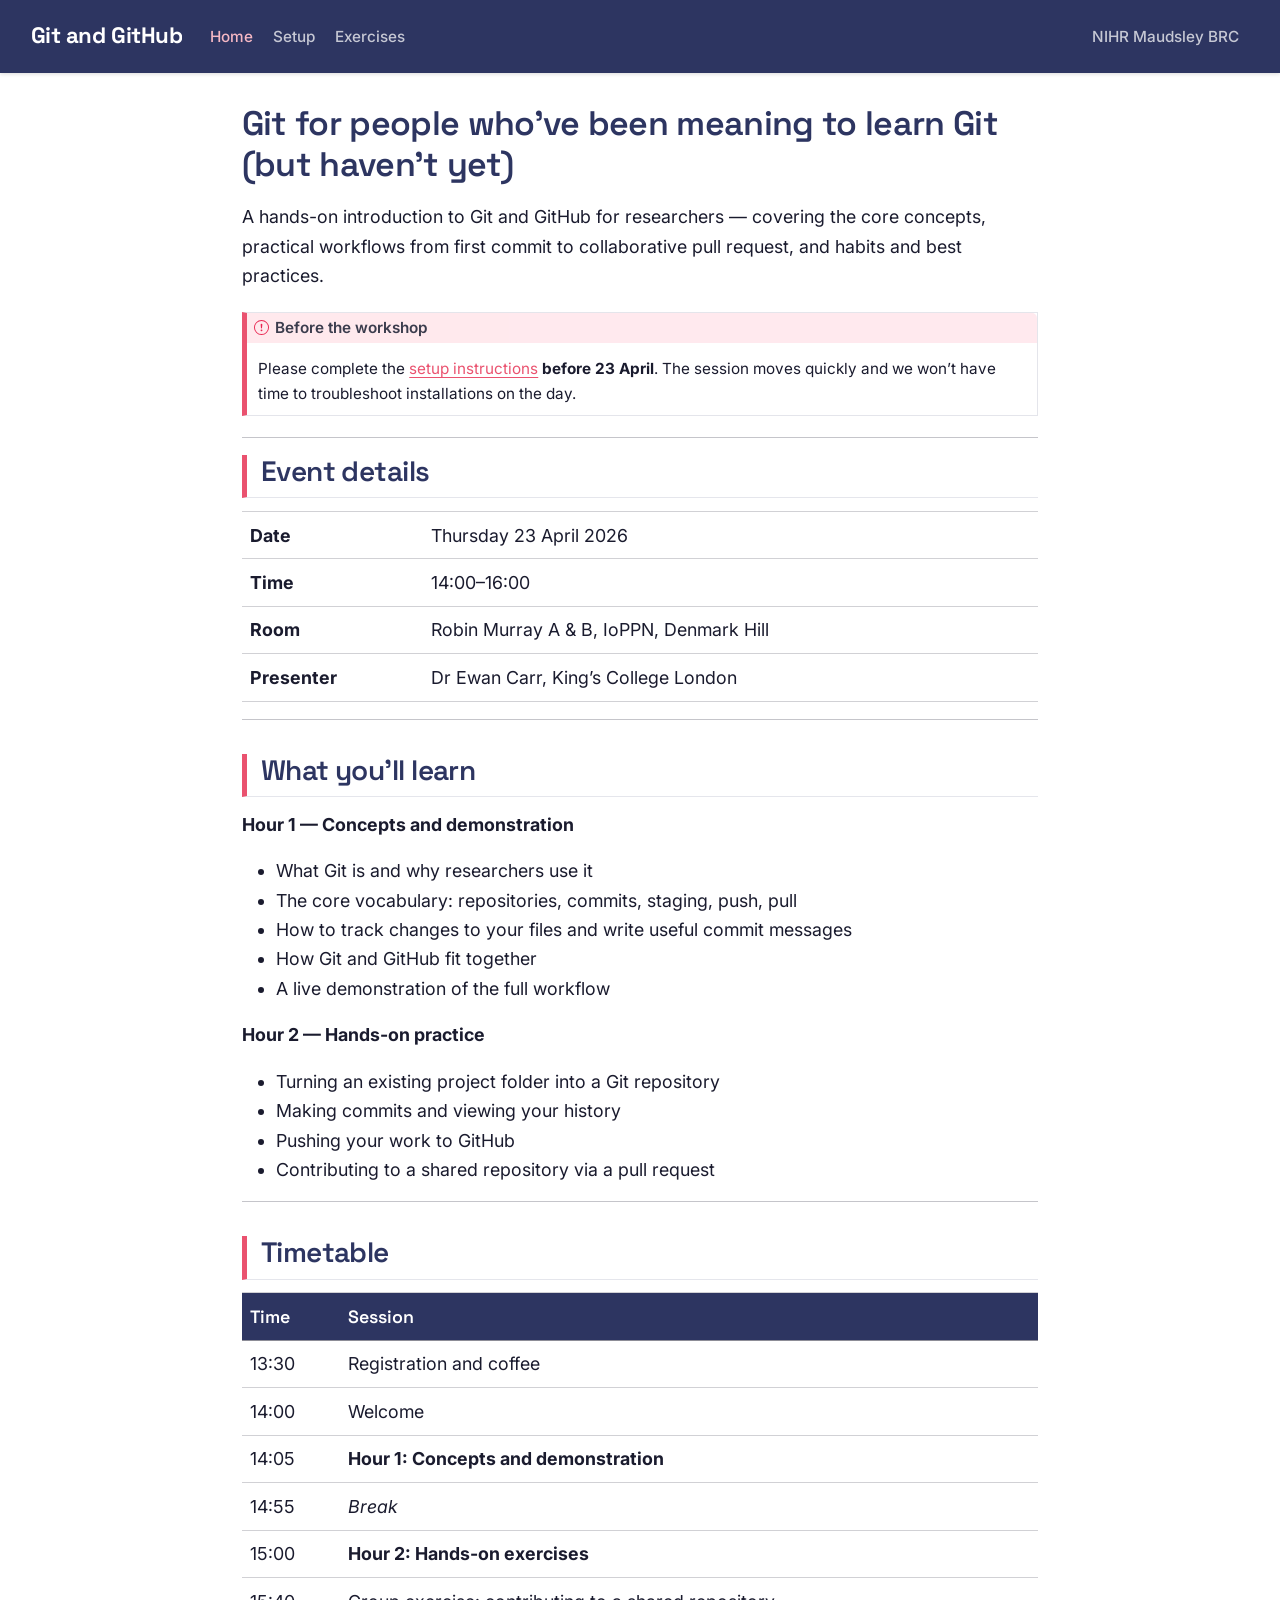
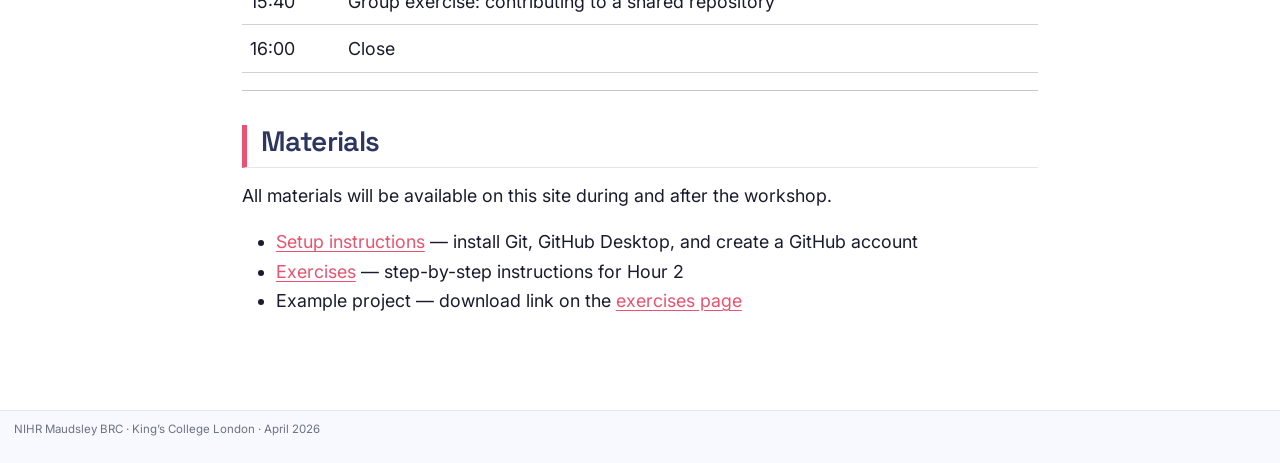
<file: index.html>
<!DOCTYPE html>
<html xmlns="http://www.w3.org/1999/xhtml" lang="en" xml:lang="en"><head>

<meta charset="utf-8">
<meta name="generator" content="quarto-1.9.37">

<meta name="viewport" content="width=device-width, initial-scale=1.0, user-scalable=yes">


<title>Git for people who’ve been meaning to learn Git (but haven’t yet) – Git and GitHub</title>
<style>
/* Default styles provided by pandoc.
** See https://pandoc.org/MANUAL.html#variables-for-html for config info.
*/
code{white-space: pre-wrap;}
span.smallcaps{font-variant: small-caps;}
div.columns{display: flex; gap: min(4vw, 1.5em);}
div.column{flex: auto; overflow-x: auto;}
div.hanging-indent{margin-left: 1.5em; text-indent: -1.5em;}
ul.task-list{list-style: none;}
ul.task-list li input[type="checkbox"] {
  width: 0.8em;
  margin: 0 0.8em 0.2em -1em; /* quarto-specific, see https://github.com/quarto-dev/quarto-cli/issues/4556 */ 
  vertical-align: middle;
}
</style>


<script src="site_libs/quarto-nav/quarto-nav.js"></script>
<script src="site_libs/quarto-nav/headroom.min.js"></script>
<script src="site_libs/clipboard/clipboard.min.js"></script>
<script src="site_libs/quarto-search/autocomplete.umd.js"></script>
<script src="site_libs/quarto-search/fuse.min.js"></script>
<script src="site_libs/quarto-search/quarto-search.js"></script>
<meta name="quarto:offset" content="./">
<script src="site_libs/quarto-html/quarto.js" type="module"></script>
<script src="site_libs/quarto-html/tabsets/tabsets.js" type="module"></script>
<script src="site_libs/quarto-html/popper.min.js"></script>
<script src="site_libs/quarto-html/tippy.umd.min.js"></script>
<script src="site_libs/quarto-html/anchor.min.js"></script>
<link href="site_libs/quarto-html/tippy.css" rel="stylesheet">
<link href="site_libs/quarto-html/quarto-syntax-highlighting-7fde21fbbed941212ff23fc867eda995.css" rel="stylesheet" id="quarto-text-highlighting-styles">
<script src="site_libs/bootstrap/bootstrap.min.js"></script>
<link href="site_libs/bootstrap/bootstrap-icons.css" rel="stylesheet">
<link href="site_libs/bootstrap/bootstrap-53d6c29dcf2f79cc6dfaacf0dc2dd3c2.min.css" rel="stylesheet" append-hash="true" id="quarto-bootstrap" data-mode="light">
<script id="quarto-search-options" type="application/json">{
  "location": "navbar",
  "copy-button": false,
  "collapse-after": 3,
  "panel-placement": "end",
  "type": "overlay",
  "limit": 50,
  "keyboard-shortcut": [
    "f",
    "/",
    "s"
  ],
  "show-item-context": false,
  "language": {
    "search-no-results-text": "No results",
    "search-matching-documents-text": "matching documents",
    "search-copy-link-title": "Copy link to search",
    "search-hide-matches-text": "Hide additional matches",
    "search-more-match-text": "more match in this document",
    "search-more-matches-text": "more matches in this document",
    "search-clear-button-title": "Clear",
    "search-text-placeholder": "",
    "search-detached-cancel-button-title": "Cancel",
    "search-submit-button-title": "Submit",
    "search-label": "Search"
  }
}</script>


</head>

<body class="nav-fixed fullcontent quarto-light">

<div id="quarto-search-results"></div>
  <header id="quarto-header" class="headroom fixed-top">
    <nav class="navbar navbar-expand-lg " data-bs-theme="dark">
      <div class="navbar-container container-fluid">
      <div class="navbar-brand-container mx-auto">
    <a class="navbar-brand" href="./index.html">
    <span class="navbar-title">Git and GitHub</span>
    </a>
  </div>
          <button class="navbar-toggler" type="button" data-bs-toggle="collapse" data-bs-target="#navbarCollapse" aria-controls="navbarCollapse" role="menu" aria-expanded="false" aria-label="Toggle navigation" onclick="if (window.quartoToggleHeadroom) { window.quartoToggleHeadroom(); }">
  <span class="navbar-toggler-icon"></span>
</button>
          <div class="collapse navbar-collapse" id="navbarCollapse">
            <ul class="navbar-nav navbar-nav-scroll me-auto">
  <li class="nav-item">
    <a class="nav-link active" href="./index.html" aria-current="page"> 
<span class="menu-text">Home</span></a>
  </li>  
  <li class="nav-item">
    <a class="nav-link" href="./setup.html"> 
<span class="menu-text">Setup</span></a>
  </li>  
  <li class="nav-item">
    <a class="nav-link" href="./exercises.html"> 
<span class="menu-text">Exercises</span></a>
  </li>  
</ul>
            <ul class="navbar-nav navbar-nav-scroll ms-auto">
  <li class="nav-item">
    <a class="nav-link" href="https://www.maudsleybrc.nihr.ac.uk"> 
<span class="menu-text">NIHR Maudsley BRC</span></a>
  </li>  
</ul>
          </div> <!-- /navcollapse -->
            <div class="quarto-navbar-tools">
</div>
      </div> <!-- /container-fluid -->
    </nav>
</header>
<!-- content -->
<div id="quarto-content" class="quarto-container page-columns page-rows-contents page-layout-article page-navbar">
<!-- sidebar -->
<!-- margin-sidebar -->
    
<!-- main -->
<main class="content" id="quarto-document-content">

<header id="title-block-header" class="quarto-title-block default">
<div class="quarto-title">
<h1 class="title">Git for people who’ve been meaning to learn Git (but haven’t yet)</h1>
</div>



<div class="quarto-title-meta">

    
  
    
  </div>
  


</header>


<p>A hands-on introduction to Git and GitHub for researchers — covering the core concepts, practical workflows from first commit to collaborative pull request, and habits and best practices.</p>
<div class="callout callout-style-default callout-important callout-titled">
<div class="callout-header d-flex align-content-center">
<div class="callout-icon-container">
<i class="callout-icon"></i>
</div>
<div class="callout-title-container flex-fill">
<span class="screen-reader-only">Important</span>Before the workshop
</div>
</div>
<div class="callout-body-container callout-body">
<p>Please complete the <a href="./setup.html">setup instructions</a> <strong>before 23 April</strong>. The session moves quickly and we won’t have time to troubleshoot installations on the day.</p>
</div>
</div>
<hr>
<section id="event-details" class="level2">
<h2 class="anchored" data-anchor-id="event-details">Event details</h2>
<table class="caption-top table">
<tbody>
<tr class="odd">
<td><strong>Date</strong></td>
<td>Thursday 23 April 2026</td>
</tr>
<tr class="even">
<td><strong>Time</strong></td>
<td>14:00–16:00</td>
</tr>
<tr class="odd">
<td><strong>Room</strong></td>
<td>Robin Murray A &amp; B, IoPPN, Denmark Hill</td>
</tr>
<tr class="even">
<td><strong>Presenter</strong></td>
<td>Dr Ewan Carr, King’s College London</td>
</tr>
</tbody>
</table>
<hr>
</section>
<section id="what-youll-learn" class="level2">
<h2 class="anchored" data-anchor-id="what-youll-learn">What you’ll learn</h2>
<p><strong>Hour 1 — Concepts and demonstration</strong></p>
<ul>
<li>What Git is and why researchers use it</li>
<li>The core vocabulary: repositories, commits, staging, push, pull</li>
<li>How to track changes to your files and write useful commit messages</li>
<li>How Git and GitHub fit together</li>
<li>A live demonstration of the full workflow</li>
</ul>
<p><strong>Hour 2 — Hands-on practice</strong></p>
<ul>
<li>Turning an existing project folder into a Git repository</li>
<li>Making commits and viewing your history</li>
<li>Pushing your work to GitHub</li>
<li>Contributing to a shared repository via a pull request</li>
</ul>
<hr>
</section>
<section id="timetable" class="level2">
<h2 class="anchored" data-anchor-id="timetable">Timetable</h2>
<table class="caption-top table">
<thead>
<tr class="header">
<th>Time</th>
<th>Session</th>
</tr>
</thead>
<tbody>
<tr class="odd">
<td>13:30</td>
<td>Registration and coffee</td>
</tr>
<tr class="even">
<td>14:00</td>
<td>Welcome</td>
</tr>
<tr class="odd">
<td>14:05</td>
<td><strong>Hour 1: Concepts and demonstration</strong></td>
</tr>
<tr class="even">
<td>14:55</td>
<td><em>Break</em></td>
</tr>
<tr class="odd">
<td>15:00</td>
<td><strong>Hour 2: Hands-on exercises</strong></td>
</tr>
<tr class="even">
<td>15:40</td>
<td>Group exercise: contributing to a shared repository</td>
</tr>
<tr class="odd">
<td>16:00</td>
<td>Close</td>
</tr>
</tbody>
</table>
<hr>
</section>
<section id="materials" class="level2">
<h2 class="anchored" data-anchor-id="materials">Materials</h2>
<p>All materials will be available on this site during and after the workshop.</p>
<ul>
<li><a href="./setup.html">Setup instructions</a> — install Git, GitHub Desktop, and create a GitHub account</li>
<li><a href="./exercises.html">Exercises</a> — step-by-step instructions for Hour 2</li>
<li>Example project — download link on the <a href="./exercises.html">exercises page</a></li>
</ul>


</section>

</main> <!-- /main -->
<script id="quarto-html-after-body" type="application/javascript">
  window.document.addEventListener("DOMContentLoaded", function (event) {
    const icon = "";
    const anchorJS = new window.AnchorJS();
    anchorJS.options = {
      placement: 'right',
      icon: icon
    };
    anchorJS.add('.anchored');
    const isCodeAnnotation = (el) => {
      for (const clz of el.classList) {
        if (clz.startsWith('code-annotation-')) {                     
          return true;
        }
      }
      return false;
    }
    const onCopySuccess = function(e) {
      // button target
      const button = e.trigger;
      // don't keep focus
      button.blur();
      // flash "checked"
      button.classList.add('code-copy-button-checked');
      var currentTitle = button.getAttribute("title");
      button.setAttribute("title", "Copied!");
      let tooltip;
      if (window.bootstrap) {
        button.setAttribute("data-bs-toggle", "tooltip");
        button.setAttribute("data-bs-placement", "left");
        button.setAttribute("data-bs-title", "Copied!");
        tooltip = new bootstrap.Tooltip(button, 
          { trigger: "manual", 
            customClass: "code-copy-button-tooltip",
            offset: [0, -8]});
        tooltip.show();    
      }
      setTimeout(function() {
        if (tooltip) {
          tooltip.hide();
          button.removeAttribute("data-bs-title");
          button.removeAttribute("data-bs-toggle");
          button.removeAttribute("data-bs-placement");
        }
        button.setAttribute("title", currentTitle);
        button.classList.remove('code-copy-button-checked');
      }, 1000);
      // clear code selection
      e.clearSelection();
    }
    const getTextToCopy = function(trigger) {
      const outerScaffold = trigger.parentElement.cloneNode(true);
      const codeEl = outerScaffold.querySelector('code');
      for (const childEl of codeEl.children) {
        if (isCodeAnnotation(childEl)) {
          childEl.remove();
        }
      }
      return codeEl.innerText;
    }
    const clipboard = new window.ClipboardJS('.code-copy-button:not([data-in-quarto-modal])', {
      text: getTextToCopy
    });
    clipboard.on('success', onCopySuccess);
    if (window.document.getElementById('quarto-embedded-source-code-modal')) {
      const clipboardModal = new window.ClipboardJS('.code-copy-button[data-in-quarto-modal]', {
        text: getTextToCopy,
        container: window.document.getElementById('quarto-embedded-source-code-modal')
      });
      clipboardModal.on('success', onCopySuccess);
    }
      var localhostRegex = new RegExp(/^(?:http|https):\/\/localhost\:?[0-9]*\//);
      var mailtoRegex = new RegExp(/^mailto:/);
        var filterRegex = new RegExp("https:\/\/ewancarr\.github\.io\/brc-git-workshop-2026\/");
      var isInternal = (href) => {
          return filterRegex.test(href) || localhostRegex.test(href) || mailtoRegex.test(href);
      }
      // Inspect non-navigation links and adorn them if external
     var links = window.document.querySelectorAll('a[href]:not(.nav-link):not(.navbar-brand):not(.toc-action):not(.sidebar-link):not(.sidebar-item-toggle):not(.pagination-link):not(.no-external):not([aria-hidden]):not(.dropdown-item):not(.quarto-navigation-tool):not(.about-link)');
      for (var i=0; i<links.length; i++) {
        const link = links[i];
        if (!isInternal(link.href)) {
          // undo the damage that might have been done by quarto-nav.js in the case of
          // links that we want to consider external
          if (link.dataset.originalHref !== undefined) {
            link.href = link.dataset.originalHref;
          }
        }
      }
    function tippyHover(el, contentFn, onTriggerFn, onUntriggerFn) {
      const config = {
        allowHTML: true,
        maxWidth: 500,
        delay: 100,
        arrow: false,
        appendTo: function(el) {
            return el.parentElement;
        },
        interactive: true,
        interactiveBorder: 10,
        theme: 'quarto',
        placement: 'bottom-start',
      };
      if (contentFn) {
        config.content = contentFn;
      }
      if (onTriggerFn) {
        config.onTrigger = onTriggerFn;
      }
      if (onUntriggerFn) {
        config.onUntrigger = onUntriggerFn;
      }
      window.tippy(el, config); 
    }
    const noterefs = window.document.querySelectorAll('a[role="doc-noteref"]');
    for (var i=0; i<noterefs.length; i++) {
      const ref = noterefs[i];
      tippyHover(ref, function() {
        // use id or data attribute instead here
        let href = ref.getAttribute('data-footnote-href') || ref.getAttribute('href');
        try { href = new URL(href).hash; } catch {}
        const id = href.replace(/^#\/?/, "");
        const note = window.document.getElementById(id);
        if (note) {
          return note.innerHTML;
        } else {
          return "";
        }
      });
    }
    const xrefs = window.document.querySelectorAll('a.quarto-xref');
    const processXRef = (id, note) => {
      // Strip column container classes
      const stripColumnClz = (el) => {
        el.classList.remove("page-full", "page-columns");
        if (el.children) {
          for (const child of el.children) {
            stripColumnClz(child);
          }
        }
      }
      stripColumnClz(note)
      if (id === null || id.startsWith('sec-')) {
        // Special case sections, only their first couple elements
        const container = document.createElement("div");
        if (note.children && note.children.length > 2) {
          container.appendChild(note.children[0].cloneNode(true));
          for (let i = 1; i < note.children.length; i++) {
            const child = note.children[i];
            if (child.tagName === "P" && child.innerText === "") {
              continue;
            } else {
              container.appendChild(child.cloneNode(true));
              break;
            }
          }
          if (window.Quarto?.typesetMath) {
            window.Quarto.typesetMath(container);
          }
          return container.innerHTML
        } else {
          if (window.Quarto?.typesetMath) {
            window.Quarto.typesetMath(note);
          }
          return note.innerHTML;
        }
      } else {
        // Remove any anchor links if they are present
        const anchorLink = note.querySelector('a.anchorjs-link');
        if (anchorLink) {
          anchorLink.remove();
        }
        if (window.Quarto?.typesetMath) {
          window.Quarto.typesetMath(note);
        }
        if (note.classList.contains("callout")) {
          return note.outerHTML;
        } else {
          return note.innerHTML;
        }
      }
    }
    for (var i=0; i<xrefs.length; i++) {
      const xref = xrefs[i];
      tippyHover(xref, undefined, function(instance) {
        instance.disable();
        let url = xref.getAttribute('href');
        let hash = undefined; 
        if (url.startsWith('#')) {
          hash = url;
        } else {
          try { hash = new URL(url).hash; } catch {}
        }
        if (hash) {
          const id = hash.replace(/^#\/?/, "");
          const note = window.document.getElementById(id);
          if (note !== null) {
            try {
              const html = processXRef(id, note.cloneNode(true));
              instance.setContent(html);
            } finally {
              instance.enable();
              instance.show();
            }
          } else {
            // See if we can fetch this
            fetch(url.split('#')[0])
            .then(res => res.text())
            .then(html => {
              const parser = new DOMParser();
              const htmlDoc = parser.parseFromString(html, "text/html");
              const note = htmlDoc.getElementById(id);
              if (note !== null) {
                const html = processXRef(id, note);
                instance.setContent(html);
              } 
            }).finally(() => {
              instance.enable();
              instance.show();
            });
          }
        } else {
          // See if we can fetch a full url (with no hash to target)
          // This is a special case and we should probably do some content thinning / targeting
          fetch(url)
          .then(res => res.text())
          .then(html => {
            const parser = new DOMParser();
            const htmlDoc = parser.parseFromString(html, "text/html");
            const note = htmlDoc.querySelector('main.content');
            if (note !== null) {
              // This should only happen for chapter cross references
              // (since there is no id in the URL)
              // remove the first header
              if (note.children.length > 0 && note.children[0].tagName === "HEADER") {
                note.children[0].remove();
              }
              const html = processXRef(null, note);
              instance.setContent(html);
            } 
          }).finally(() => {
            instance.enable();
            instance.show();
          });
        }
      }, function(instance) {
      });
    }
        let selectedAnnoteEl;
        const selectorForAnnotation = ( cell, annotation) => {
          let cellAttr = 'data-code-cell="' + cell + '"';
          let lineAttr = 'data-code-annotation="' +  annotation + '"';
          const selector = 'span[' + cellAttr + '][' + lineAttr + ']';
          return selector;
        }
        const selectCodeLines = (annoteEl) => {
          const doc = window.document;
          const targetCell = annoteEl.getAttribute("data-target-cell");
          const targetAnnotation = annoteEl.getAttribute("data-target-annotation");
          const annoteSpan = window.document.querySelector(selectorForAnnotation(targetCell, targetAnnotation));
          const lines = annoteSpan.getAttribute("data-code-lines").split(",");
          const lineIds = lines.map((line) => {
            return targetCell + "-" + line;
          })
          let top = null;
          let height = null;
          let parent = null;
          if (lineIds.length > 0) {
              //compute the position of the single el (top and bottom and make a div)
              const el = window.document.getElementById(lineIds[0]);
              top = el.offsetTop;
              height = el.offsetHeight;
              parent = el.parentElement.parentElement;
            if (lineIds.length > 1) {
              const lastEl = window.document.getElementById(lineIds[lineIds.length - 1]);
              const bottom = lastEl.offsetTop + lastEl.offsetHeight;
              height = bottom - top;
            }
            if (top !== null && height !== null && parent !== null) {
              // cook up a div (if necessary) and position it 
              let div = window.document.getElementById("code-annotation-line-highlight");
              if (div === null) {
                div = window.document.createElement("div");
                div.setAttribute("id", "code-annotation-line-highlight");
                div.style.position = 'absolute';
                parent.appendChild(div);
              }
              div.style.top = top - 2 + "px";
              div.style.height = height + 4 + "px";
              div.style.left = 0;
              let gutterDiv = window.document.getElementById("code-annotation-line-highlight-gutter");
              if (gutterDiv === null) {
                gutterDiv = window.document.createElement("div");
                gutterDiv.setAttribute("id", "code-annotation-line-highlight-gutter");
                gutterDiv.style.position = 'absolute';
                const codeCell = window.document.getElementById(targetCell);
                const gutter = codeCell.querySelector('.code-annotation-gutter');
                gutter.appendChild(gutterDiv);
              }
              gutterDiv.style.top = top - 2 + "px";
              gutterDiv.style.height = height + 4 + "px";
            }
            selectedAnnoteEl = annoteEl;
          }
        };
        const unselectCodeLines = () => {
          const elementsIds = ["code-annotation-line-highlight", "code-annotation-line-highlight-gutter"];
          elementsIds.forEach((elId) => {
            const div = window.document.getElementById(elId);
            if (div) {
              div.remove();
            }
          });
          selectedAnnoteEl = undefined;
        };
          // Handle positioning of the toggle
      window.addEventListener(
        "resize",
        throttle(() => {
          elRect = undefined;
          if (selectedAnnoteEl) {
            selectCodeLines(selectedAnnoteEl);
          }
        }, 10)
      );
      function throttle(fn, ms) {
      let throttle = false;
      let timer;
        return (...args) => {
          if(!throttle) { // first call gets through
              fn.apply(this, args);
              throttle = true;
          } else { // all the others get throttled
              if(timer) clearTimeout(timer); // cancel #2
              timer = setTimeout(() => {
                fn.apply(this, args);
                timer = throttle = false;
              }, ms);
          }
        };
      }
        // Attach click handler to the DT
        const annoteDls = window.document.querySelectorAll('dt[data-target-cell]');
        for (const annoteDlNode of annoteDls) {
          annoteDlNode.addEventListener('click', (event) => {
            const clickedEl = event.target;
            if (clickedEl !== selectedAnnoteEl) {
              unselectCodeLines();
              const activeEl = window.document.querySelector('dt[data-target-cell].code-annotation-active');
              if (activeEl) {
                activeEl.classList.remove('code-annotation-active');
              }
              selectCodeLines(clickedEl);
              clickedEl.classList.add('code-annotation-active');
            } else {
              // Unselect the line
              unselectCodeLines();
              clickedEl.classList.remove('code-annotation-active');
            }
          });
        }
    const findCites = (el) => {
      const parentEl = el.parentElement;
      if (parentEl) {
        const cites = parentEl.dataset.cites;
        if (cites) {
          return {
            el,
            cites: cites.split(' ')
          };
        } else {
          return findCites(el.parentElement)
        }
      } else {
        return undefined;
      }
    };
    var bibliorefs = window.document.querySelectorAll('a[role="doc-biblioref"]');
    for (var i=0; i<bibliorefs.length; i++) {
      const ref = bibliorefs[i];
      const citeInfo = findCites(ref);
      if (citeInfo) {
        tippyHover(citeInfo.el, function() {
          var popup = window.document.createElement('div');
          citeInfo.cites.forEach(function(cite) {
            var citeDiv = window.document.createElement('div');
            citeDiv.classList.add('hanging-indent');
            citeDiv.classList.add('csl-entry');
            var biblioDiv = window.document.getElementById('ref-' + cite);
            if (biblioDiv) {
              citeDiv.innerHTML = biblioDiv.innerHTML;
            }
            popup.appendChild(citeDiv);
          });
          return popup.innerHTML;
        });
      }
    }
  });
  </script>
</div> <!-- /content -->
<footer class="footer">
  <div class="nav-footer">
    <div class="nav-footer-left">
<p>NIHR Maudsley BRC · King’s College London · April 2026</p>
</div>   
    <div class="nav-footer-center">
      &nbsp;
    </div>
    <div class="nav-footer-right">
      &nbsp;
    </div>
  </div>
</footer>




</body></html>
</file>
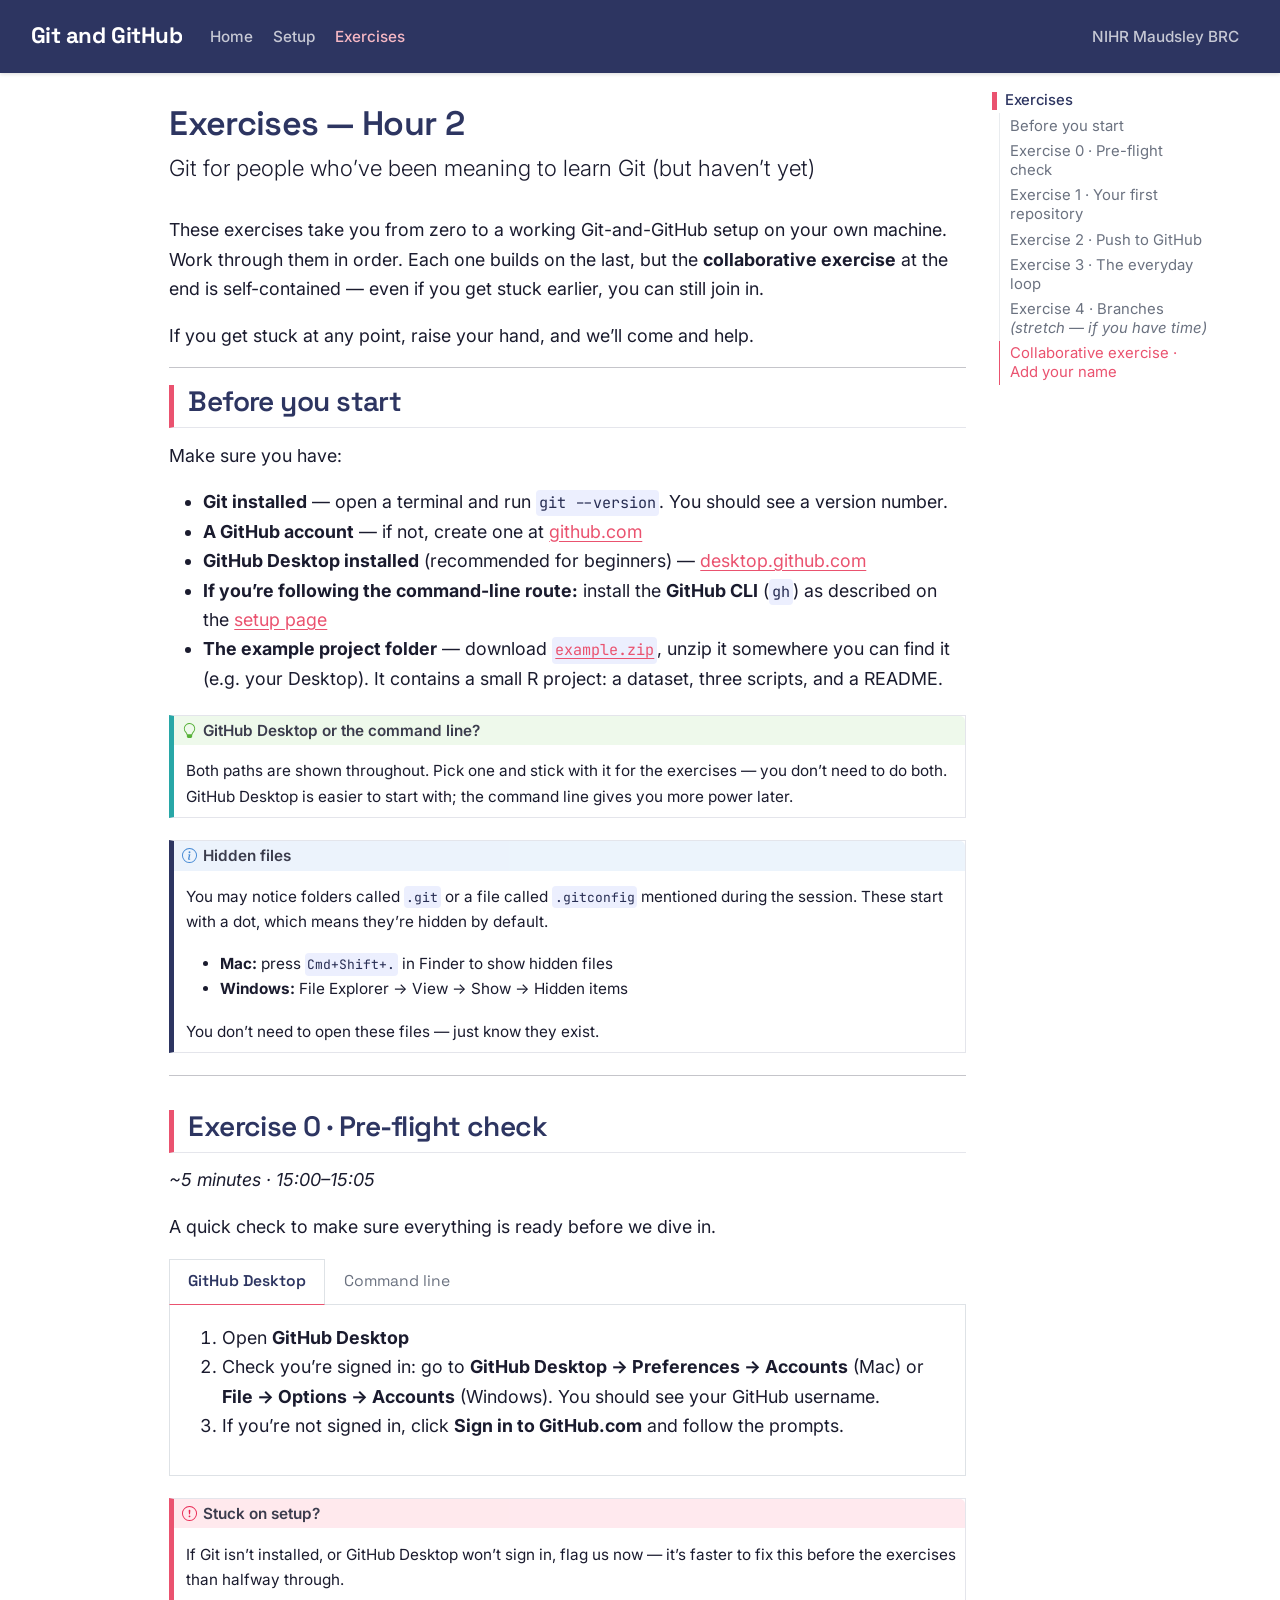
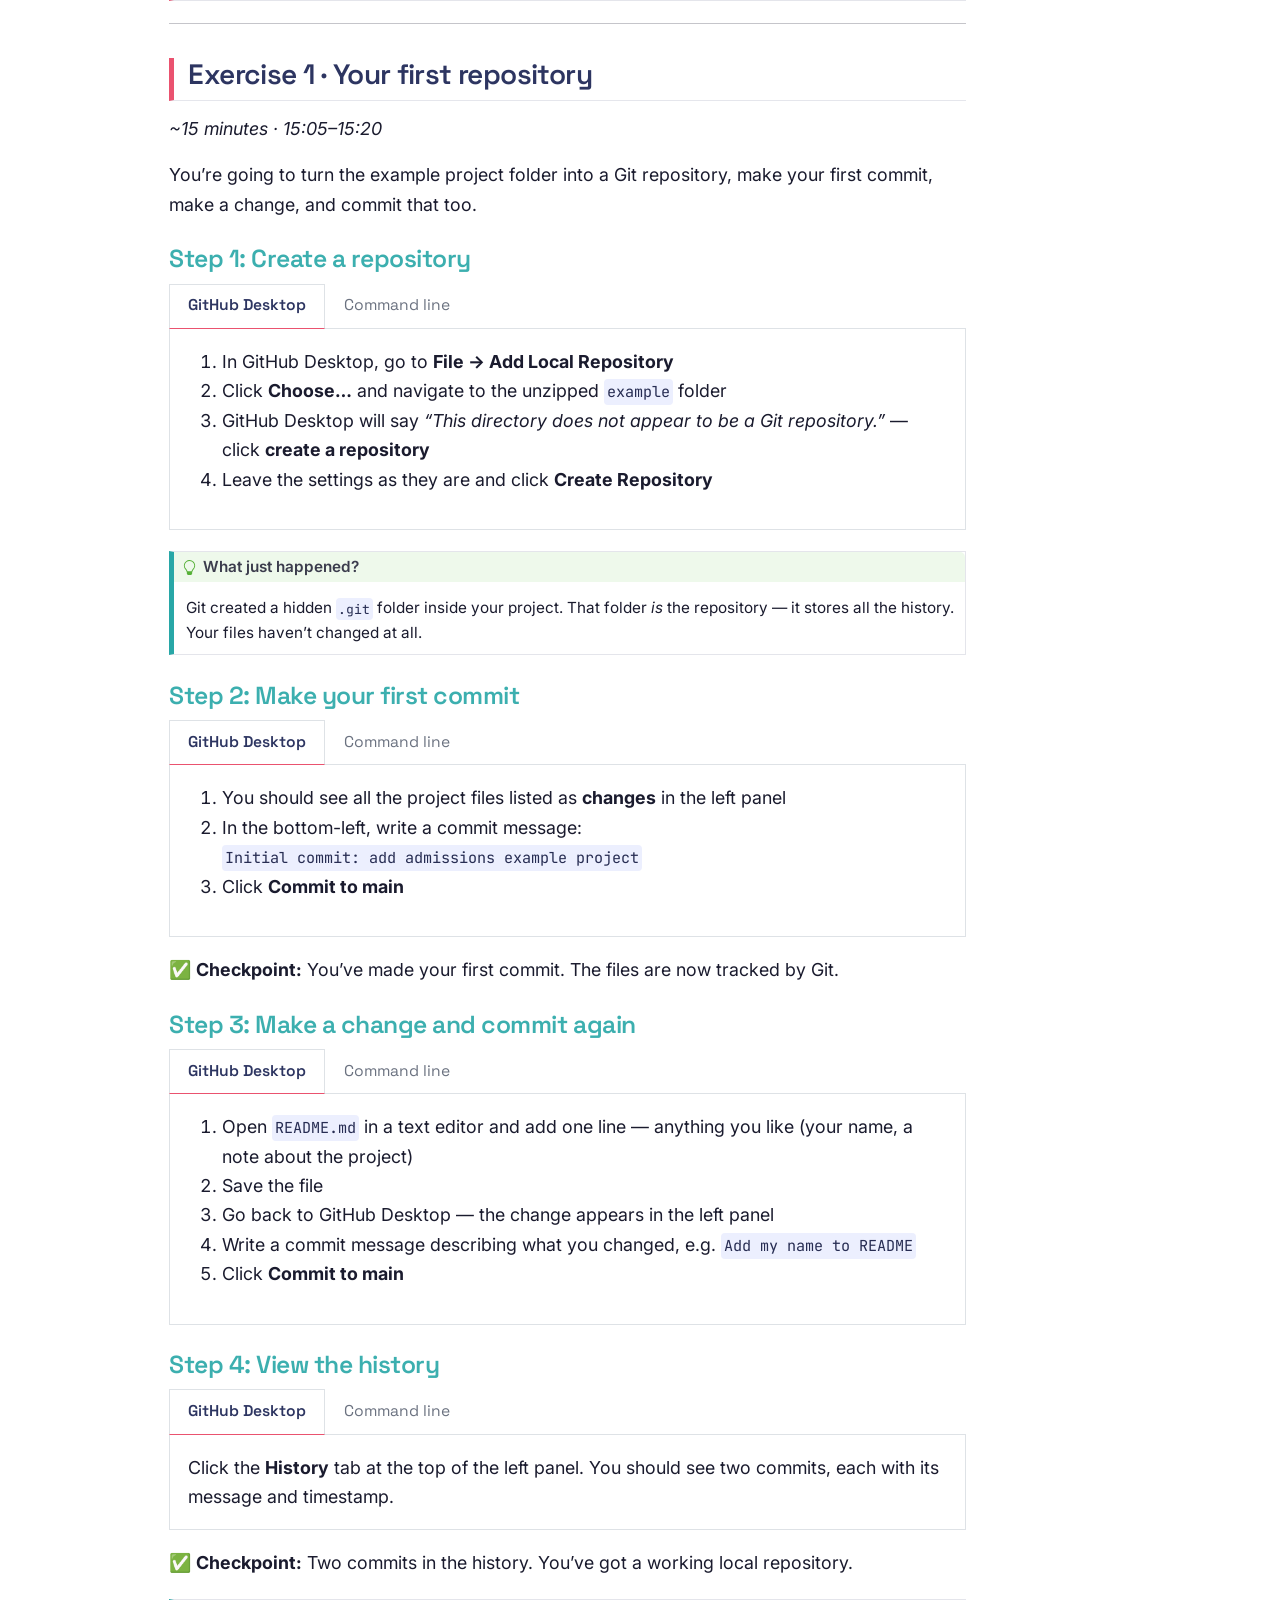
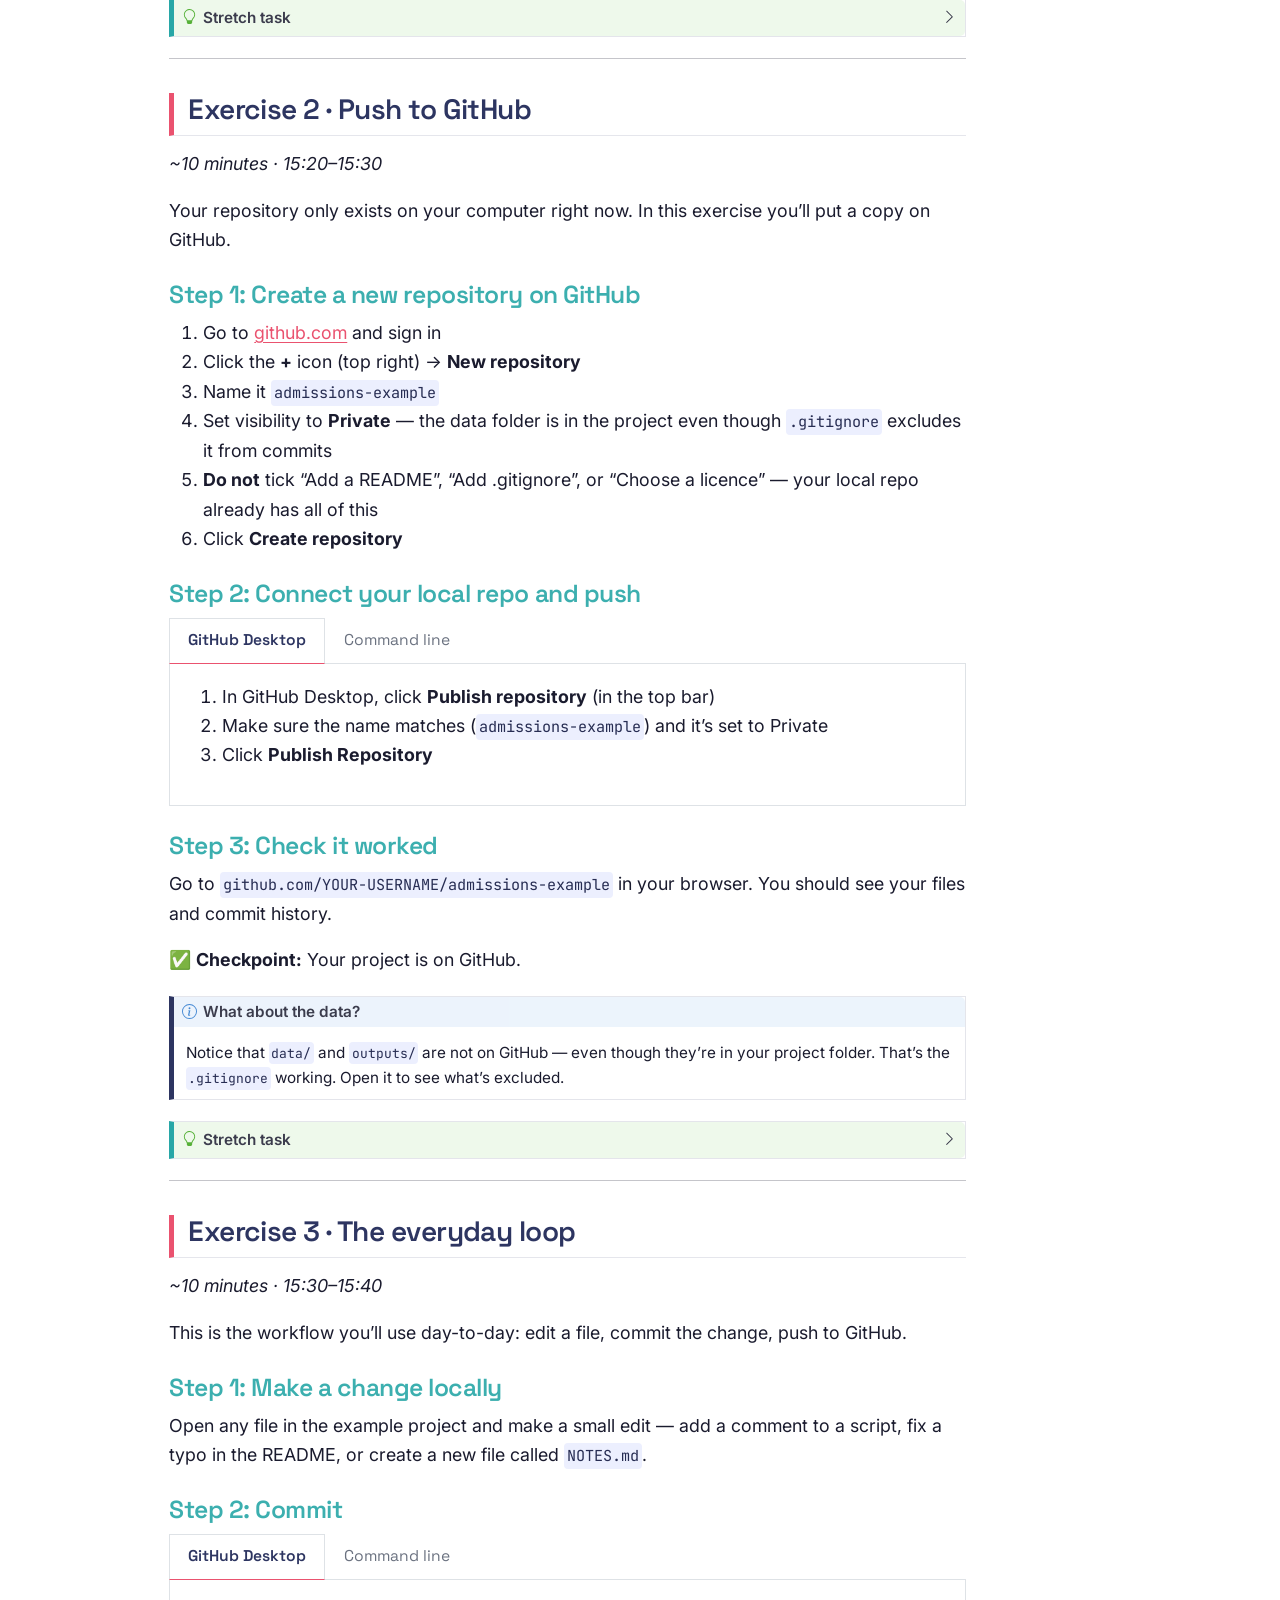
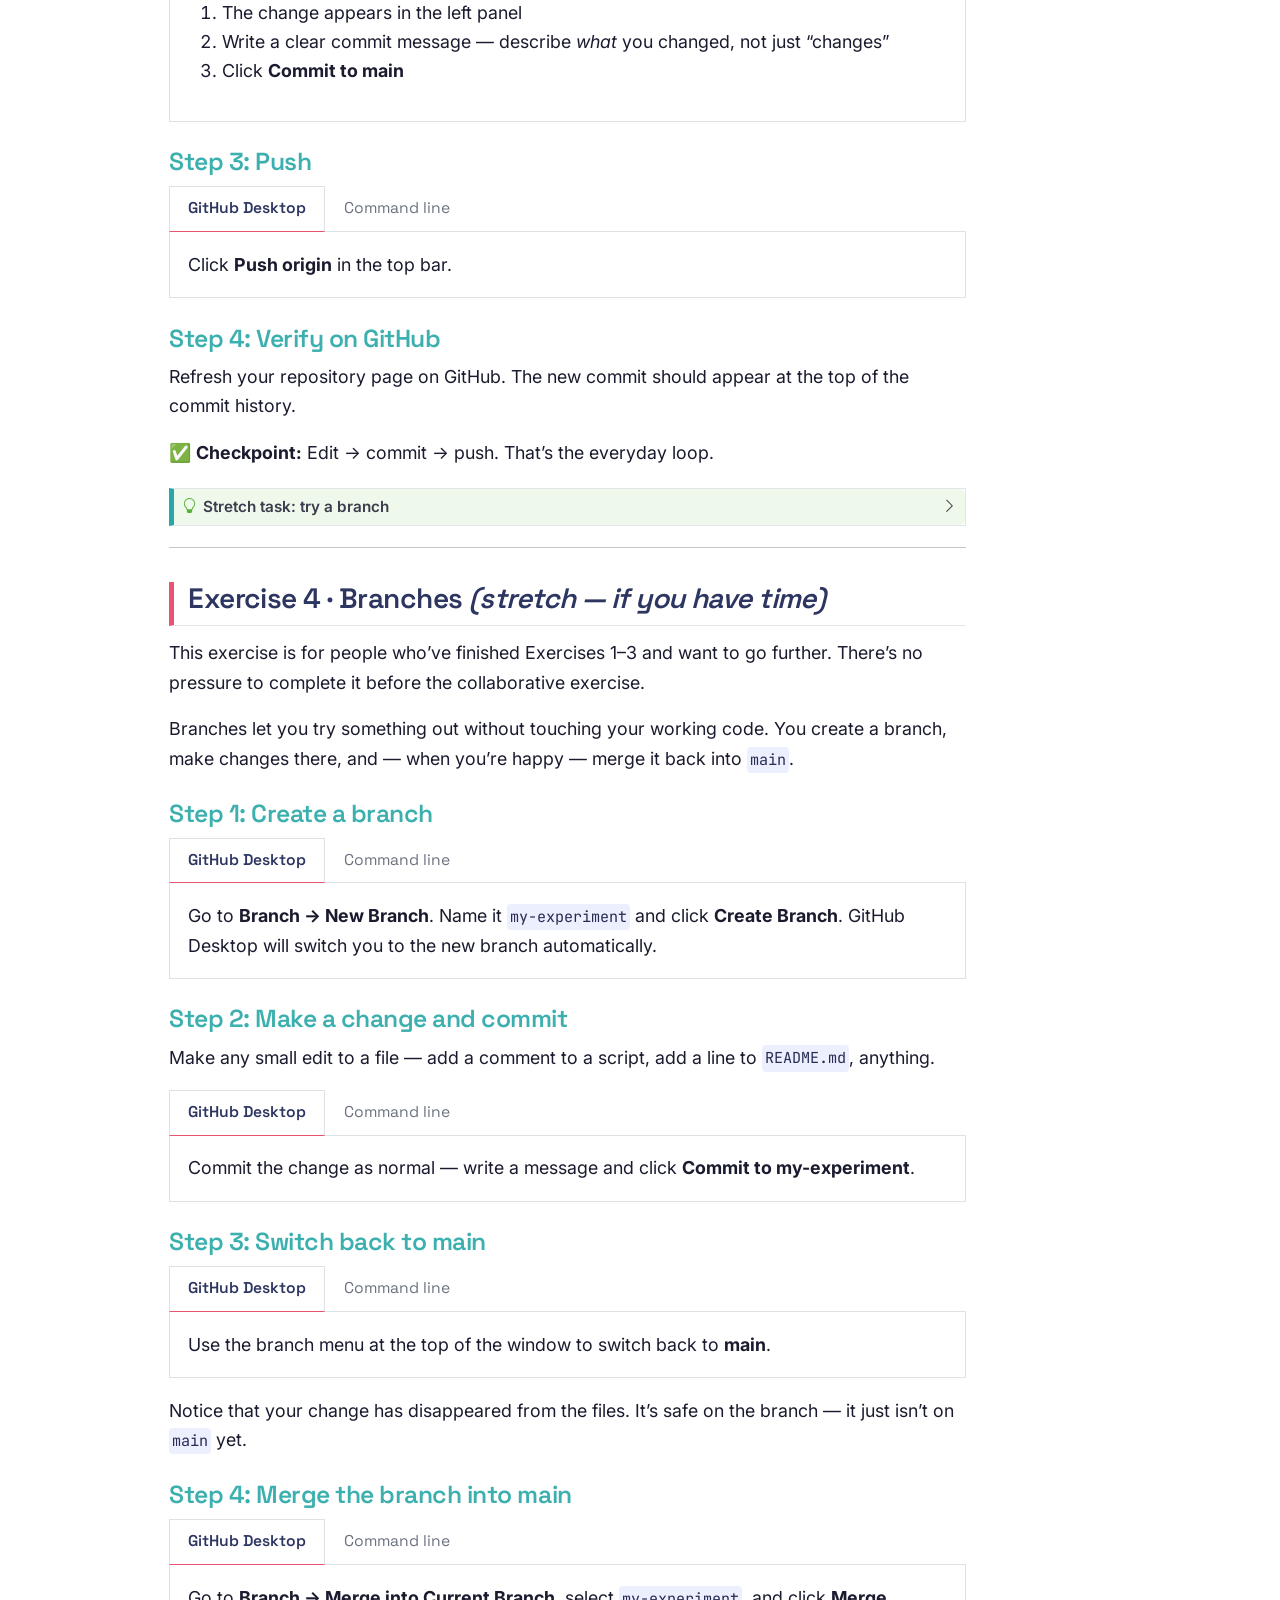
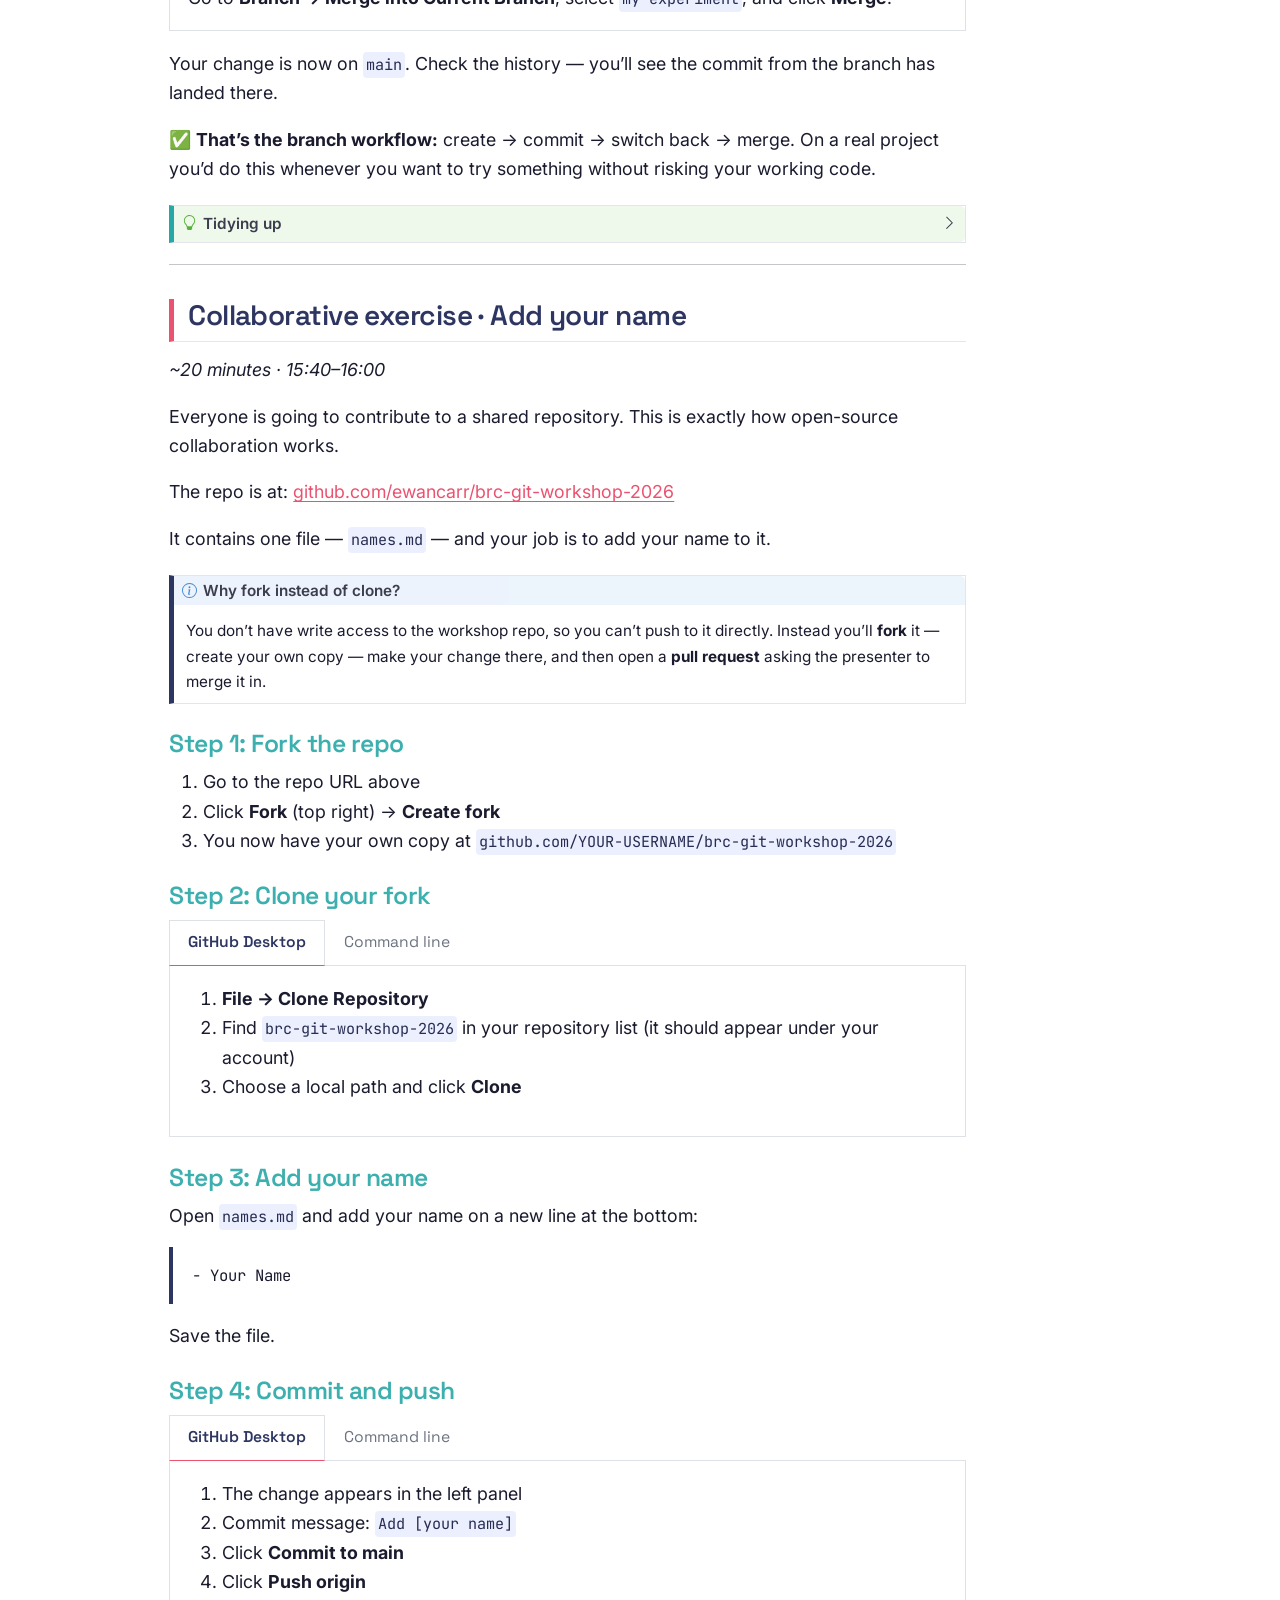
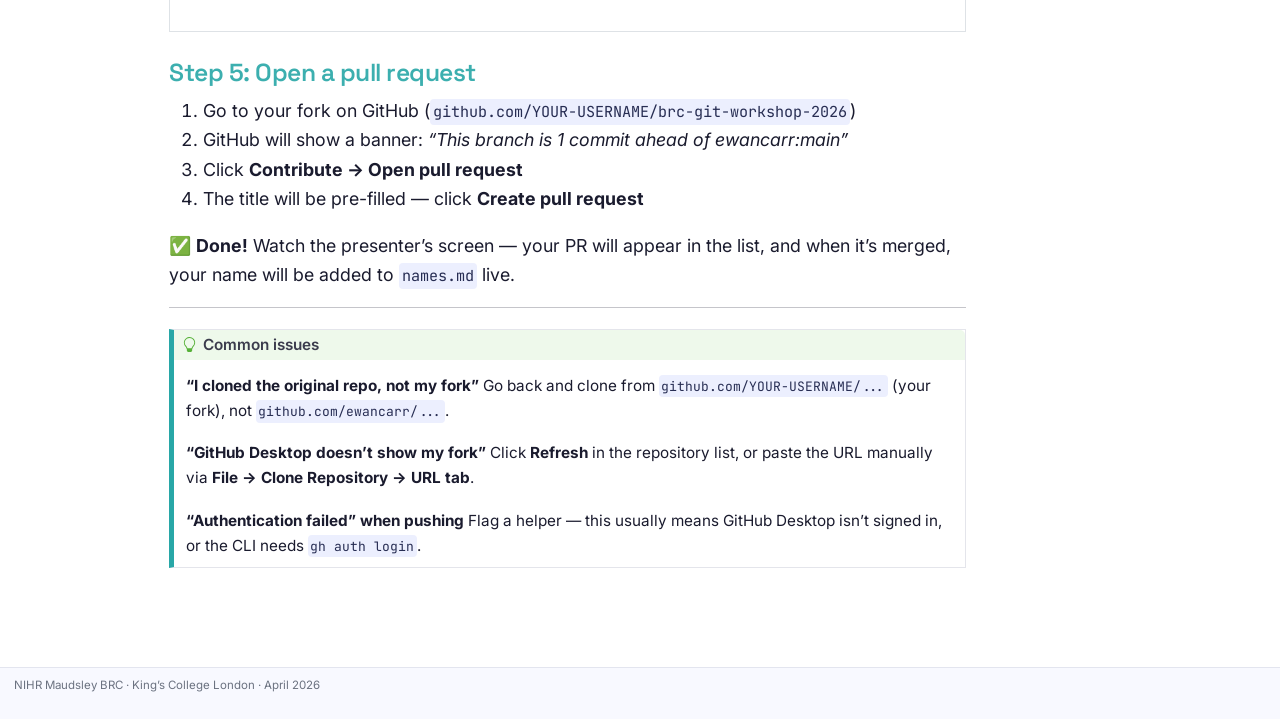
<file: exercises.html>
<!DOCTYPE html>
<html xmlns="http://www.w3.org/1999/xhtml" lang="en" xml:lang="en"><head>

<meta charset="utf-8">
<meta name="generator" content="quarto-1.9.37">

<meta name="viewport" content="width=device-width, initial-scale=1.0, user-scalable=yes">


<title>Exercises — Hour 2 – Git and GitHub</title>
<style>
/* Default styles provided by pandoc.
** See https://pandoc.org/MANUAL.html#variables-for-html for config info.
*/
code{white-space: pre-wrap;}
span.smallcaps{font-variant: small-caps;}
div.columns{display: flex; gap: min(4vw, 1.5em);}
div.column{flex: auto; overflow-x: auto;}
div.hanging-indent{margin-left: 1.5em; text-indent: -1.5em;}
ul.task-list{list-style: none;}
ul.task-list li input[type="checkbox"] {
  width: 0.8em;
  margin: 0 0.8em 0.2em -1em; /* quarto-specific, see https://github.com/quarto-dev/quarto-cli/issues/4556 */ 
  vertical-align: middle;
}
/* CSS for syntax highlighting */
html { -webkit-text-size-adjust: 100%; }
pre > code.sourceCode { white-space: pre; position: relative; }
pre > code.sourceCode > span { display: inline-block; line-height: 1.25; }
pre > code.sourceCode > span:empty { height: 1.2em; }
.sourceCode { overflow: visible; }
code.sourceCode > span { color: inherit; text-decoration: inherit; }
div.sourceCode { margin: 1em 0; }
pre.sourceCode { margin: 0; }
@media screen {
div.sourceCode { overflow: auto; }
}
@media print {
pre > code.sourceCode { white-space: pre-wrap; }
pre > code.sourceCode > span { text-indent: -5em; padding-left: 5em; }
}
pre.numberSource code
  { counter-reset: source-line 0; }
pre.numberSource code > span
  { position: relative; left: -4em; counter-increment: source-line; }
pre.numberSource code > span > a:first-child::before
  { content: counter(source-line);
    position: relative; left: -1em; text-align: right; vertical-align: baseline;
    border: none; display: inline-block;
    -webkit-touch-callout: none; -webkit-user-select: none;
    -khtml-user-select: none; -moz-user-select: none;
    -ms-user-select: none; user-select: none;
    padding: 0 4px; width: 4em;
  }
pre.numberSource { margin-left: 3em;  padding-left: 4px; }
div.sourceCode
  {   }
@media screen {
pre > code.sourceCode > span > a:first-child::before { text-decoration: underline; }
}
</style>


<script src="site_libs/quarto-nav/quarto-nav.js"></script>
<script src="site_libs/quarto-nav/headroom.min.js"></script>
<script src="site_libs/clipboard/clipboard.min.js"></script>
<script src="site_libs/quarto-search/autocomplete.umd.js"></script>
<script src="site_libs/quarto-search/fuse.min.js"></script>
<script src="site_libs/quarto-search/quarto-search.js"></script>
<meta name="quarto:offset" content="./">
<script src="site_libs/quarto-html/quarto.js" type="module"></script>
<script src="site_libs/quarto-html/tabsets/tabsets.js" type="module"></script>
<script src="site_libs/quarto-html/popper.min.js"></script>
<script src="site_libs/quarto-html/tippy.umd.min.js"></script>
<script src="site_libs/quarto-html/anchor.min.js"></script>
<link href="site_libs/quarto-html/tippy.css" rel="stylesheet">
<link href="site_libs/quarto-html/quarto-syntax-highlighting-7fde21fbbed941212ff23fc867eda995.css" rel="stylesheet" id="quarto-text-highlighting-styles">
<script src="site_libs/bootstrap/bootstrap.min.js"></script>
<link href="site_libs/bootstrap/bootstrap-icons.css" rel="stylesheet">
<link href="site_libs/bootstrap/bootstrap-53d6c29dcf2f79cc6dfaacf0dc2dd3c2.min.css" rel="stylesheet" append-hash="true" id="quarto-bootstrap" data-mode="light">
<script id="quarto-search-options" type="application/json">{
  "location": "navbar",
  "copy-button": false,
  "collapse-after": 3,
  "panel-placement": "end",
  "type": "overlay",
  "limit": 50,
  "keyboard-shortcut": [
    "f",
    "/",
    "s"
  ],
  "show-item-context": false,
  "language": {
    "search-no-results-text": "No results",
    "search-matching-documents-text": "matching documents",
    "search-copy-link-title": "Copy link to search",
    "search-hide-matches-text": "Hide additional matches",
    "search-more-match-text": "more match in this document",
    "search-more-matches-text": "more matches in this document",
    "search-clear-button-title": "Clear",
    "search-text-placeholder": "",
    "search-detached-cancel-button-title": "Cancel",
    "search-submit-button-title": "Submit",
    "search-label": "Search"
  }
}</script>


</head>

<body class="nav-fixed quarto-light">

<div id="quarto-search-results"></div>
  <header id="quarto-header" class="headroom fixed-top">
    <nav class="navbar navbar-expand-lg " data-bs-theme="dark">
      <div class="navbar-container container-fluid">
      <div class="navbar-brand-container mx-auto">
    <a class="navbar-brand" href="./index.html">
    <span class="navbar-title">Git and GitHub</span>
    </a>
  </div>
          <button class="navbar-toggler" type="button" data-bs-toggle="collapse" data-bs-target="#navbarCollapse" aria-controls="navbarCollapse" role="menu" aria-expanded="false" aria-label="Toggle navigation" onclick="if (window.quartoToggleHeadroom) { window.quartoToggleHeadroom(); }">
  <span class="navbar-toggler-icon"></span>
</button>
          <div class="collapse navbar-collapse" id="navbarCollapse">
            <ul class="navbar-nav navbar-nav-scroll me-auto">
  <li class="nav-item">
    <a class="nav-link" href="./index.html"> 
<span class="menu-text">Home</span></a>
  </li>  
  <li class="nav-item">
    <a class="nav-link" href="./setup.html"> 
<span class="menu-text">Setup</span></a>
  </li>  
  <li class="nav-item">
    <a class="nav-link active" href="./exercises.html" aria-current="page"> 
<span class="menu-text">Exercises</span></a>
  </li>  
</ul>
            <ul class="navbar-nav navbar-nav-scroll ms-auto">
  <li class="nav-item">
    <a class="nav-link" href="https://www.maudsleybrc.nihr.ac.uk"> 
<span class="menu-text">NIHR Maudsley BRC</span></a>
  </li>  
</ul>
          </div> <!-- /navcollapse -->
            <div class="quarto-navbar-tools">
</div>
      </div> <!-- /container-fluid -->
    </nav>
</header>
<!-- content -->
<div id="quarto-content" class="quarto-container page-columns page-rows-contents page-layout-article page-navbar">
<!-- sidebar -->
<!-- margin-sidebar -->
    <div id="quarto-margin-sidebar" class="sidebar margin-sidebar">
        <nav id="TOC" role="doc-toc" class="toc-active">
    <h2 id="toc-title">Exercises</h2>
   
  <ul class="collapse">
  <li><a href="#before-you-start" id="toc-before-you-start" class="nav-link active" data-scroll-target="#before-you-start">Before you start</a></li>
  <li><a href="#ex0" id="toc-ex0" class="nav-link" data-scroll-target="#ex0">Exercise 0 · Pre-flight check</a></li>
  <li><a href="#ex1" id="toc-ex1" class="nav-link" data-scroll-target="#ex1">Exercise 1 · Your first repository</a></li>
  <li><a href="#ex2" id="toc-ex2" class="nav-link" data-scroll-target="#ex2">Exercise 2 · Push to GitHub</a></li>
  <li><a href="#ex3" id="toc-ex3" class="nav-link" data-scroll-target="#ex3">Exercise 3 · The everyday loop</a></li>
  <li><a href="#ex4" id="toc-ex4" class="nav-link" data-scroll-target="#ex4">Exercise 4 · Branches <em>(stretch — if you have time)</em></a></li>
  <li><a href="#collaborative-exercise-add-your-name" id="toc-collaborative-exercise-add-your-name" class="nav-link" data-scroll-target="#collaborative-exercise-add-your-name">Collaborative exercise · Add your name</a></li>
  </ul>
</nav>
    </div>
<!-- main -->
<main class="content" id="quarto-document-content">

<header id="title-block-header" class="quarto-title-block default">
<div class="quarto-title">
<h1 class="title">Exercises — Hour 2</h1>
<p class="subtitle lead">Git for people who’ve been meaning to learn Git (but haven’t yet)</p>
</div>



<div class="quarto-title-meta">

    
  
    
  </div>
  


</header>


<p>These exercises take you from zero to a working Git-and-GitHub setup on your own machine. Work through them in order. Each one builds on the last, but the <strong>collaborative exercise</strong> at the end is self-contained — even if you get stuck earlier, you can still join in.</p>
<p>If you get stuck at any point, raise your hand, and we’ll come and help.</p>
<hr>
<section id="before-you-start" class="level2">
<h2 class="anchored" data-anchor-id="before-you-start">Before you start</h2>
<p>Make sure you have:</p>
<ul>
<li><strong>Git installed</strong> — open a terminal and run <code>git --version</code>. You should see a version number.</li>
<li><strong>A GitHub account</strong> — if not, create one at <a href="https://github.com">github.com</a></li>
<li><strong>GitHub Desktop installed</strong> (recommended for beginners) — <a href="https://desktop.github.com">desktop.github.com</a></li>
<li><strong>If you’re following the command-line route:</strong> install the <strong>GitHub CLI</strong> (<code>gh</code>) as described on the <a href="./setup.html#github-desktop">setup page</a></li>
<li><strong>The example project folder</strong> — download <a href="example.zip"><code>example.zip</code></a>, unzip it somewhere you can find it (e.g.&nbsp;your Desktop). It contains a small R project: a dataset, three scripts, and a README.</li>
</ul>
<div class="callout callout-style-default callout-tip callout-titled">
<div class="callout-header d-flex align-content-center">
<div class="callout-icon-container">
<i class="callout-icon"></i>
</div>
<div class="callout-title-container flex-fill">
<span class="screen-reader-only">Tip</span>GitHub Desktop or the command line?
</div>
</div>
<div class="callout-body-container callout-body">
<p>Both paths are shown throughout. Pick one and stick with it for the exercises — you don’t need to do both. GitHub Desktop is easier to start with; the command line gives you more power later.</p>
</div>
</div>
<div class="callout callout-style-default callout-note callout-titled">
<div class="callout-header d-flex align-content-center">
<div class="callout-icon-container">
<i class="callout-icon"></i>
</div>
<div class="callout-title-container flex-fill">
<span class="screen-reader-only">Note</span>Hidden files
</div>
</div>
<div class="callout-body-container callout-body">
<p>You may notice folders called <code>.git</code> or a file called <code>.gitconfig</code> mentioned during the session. These start with a dot, which means they’re hidden by default.</p>
<ul>
<li><strong>Mac:</strong> press <code>Cmd+Shift+.</code> in Finder to show hidden files</li>
<li><strong>Windows:</strong> File Explorer → View → Show → Hidden items</li>
</ul>
<p>You don’t need to open these files — just know they exist.</p>
</div>
</div>
<hr>
</section>
<section id="ex0" class="level2">
<h2 class="anchored" data-anchor-id="ex0">Exercise 0 · Pre-flight check</h2>
<p><em>~5 minutes · 15:00–15:05</em></p>
<p>A quick check to make sure everything is ready before we dive in.</p>
<div class="tabset-margin-container"></div><div class="panel-tabset">
<ul class="nav nav-tabs" role="tablist"><li class="nav-item" role="presentation"><a class="nav-link active" id="tabset-1-1-tab" data-bs-toggle="tab" data-bs-target="#tabset-1-1" role="tab" aria-controls="tabset-1-1" aria-selected="true" href="">GitHub Desktop</a></li><li class="nav-item" role="presentation"><a class="nav-link" id="tabset-1-2-tab" data-bs-toggle="tab" data-bs-target="#tabset-1-2" role="tab" aria-controls="tabset-1-2" aria-selected="false" href="">Command line</a></li></ul>
<div class="tab-content">
<div id="tabset-1-1" class="tab-pane active" role="tabpanel" aria-labelledby="tabset-1-1-tab">
<ol type="1">
<li>Open <strong>GitHub Desktop</strong></li>
<li>Check you’re signed in: go to <strong>GitHub Desktop → Preferences → Accounts</strong> (Mac) or <strong>File → Options → Accounts</strong> (Windows). You should see your GitHub username.</li>
<li>If you’re not signed in, click <strong>Sign in to GitHub.com</strong> and follow the prompts.</li>
</ol>
</div>
<div id="tabset-1-2" class="tab-pane" role="tabpanel" aria-labelledby="tabset-1-2-tab">
<ol type="1">
<li><p>Open a terminal (<strong>Terminal</strong> on Mac, <strong>Git Bash</strong> on Windows)</p></li>
<li><p>Check Git is installed:</p>
<div class="code-copy-outer-scaffold"><div class="sourceCode" id="cb1"><pre class="sourceCode bash code-with-copy"><code class="sourceCode bash"><span id="cb1-1"><a href="#cb1-1" aria-hidden="true" tabindex="-1"></a><span class="fu">git</span> <span class="at">--version</span></span></code></pre></div><button title="Copy to Clipboard" class="code-copy-button"><i class="bi"></i></button></div>
<p>You should see something like <code>git version 2.44.0</code>.</p></li>
<li><p>Check you’re authenticated with GitHub:</p>
<div class="code-copy-outer-scaffold"><div class="sourceCode" id="cb2"><pre class="sourceCode bash code-with-copy"><code class="sourceCode bash"><span id="cb2-1"><a href="#cb2-1" aria-hidden="true" tabindex="-1"></a><span class="ex">gh</span> auth status</span></code></pre></div><button title="Copy to Clipboard" class="code-copy-button"><i class="bi"></i></button></div>
<p>If you get <code>gh: command not found</code>, go back to the <a href="./setup.html#github-desktop">setup page</a> and install the GitHub CLI first. If you see <code>Logged in to github.com</code>, you’re ready. If not, run:</p>
<div class="code-copy-outer-scaffold"><div class="sourceCode" id="cb3"><pre class="sourceCode bash code-with-copy"><code class="sourceCode bash"><span id="cb3-1"><a href="#cb3-1" aria-hidden="true" tabindex="-1"></a><span class="ex">gh</span> auth login</span></code></pre></div><button title="Copy to Clipboard" class="code-copy-button"><i class="bi"></i></button></div>
<p>and follow the prompts.</p></li>
</ol>
</div>
</div>
</div>
<div class="callout callout-style-default callout-important callout-titled">
<div class="callout-header d-flex align-content-center">
<div class="callout-icon-container">
<i class="callout-icon"></i>
</div>
<div class="callout-title-container flex-fill">
<span class="screen-reader-only">Important</span>Stuck on setup?
</div>
</div>
<div class="callout-body-container callout-body">
<p>If Git isn’t installed, or GitHub Desktop won’t sign in, flag us now — it’s faster to fix this before the exercises than halfway through.</p>
</div>
</div>
<hr>
</section>
<section id="ex1" class="level2">
<h2 class="anchored" data-anchor-id="ex1">Exercise 1 · Your first repository</h2>
<p><em>~15 minutes · 15:05–15:20</em></p>
<p>You’re going to turn the example project folder into a Git repository, make your first commit, make a change, and commit that too.</p>
<section id="step-1-create-a-repository" class="level3">
<h3 class="anchored" data-anchor-id="step-1-create-a-repository">Step 1: Create a repository</h3>
<div class="tabset-margin-container"></div><div class="panel-tabset">
<ul class="nav nav-tabs" role="tablist"><li class="nav-item" role="presentation"><a class="nav-link active" id="tabset-2-1-tab" data-bs-toggle="tab" data-bs-target="#tabset-2-1" role="tab" aria-controls="tabset-2-1" aria-selected="true" href="">GitHub Desktop</a></li><li class="nav-item" role="presentation"><a class="nav-link" id="tabset-2-2-tab" data-bs-toggle="tab" data-bs-target="#tabset-2-2" role="tab" aria-controls="tabset-2-2" aria-selected="false" href="">Command line</a></li></ul>
<div class="tab-content">
<div id="tabset-2-1" class="tab-pane active" role="tabpanel" aria-labelledby="tabset-2-1-tab">
<ol type="1">
<li>In GitHub Desktop, go to <strong>File → Add Local Repository</strong></li>
<li>Click <strong>Choose…</strong> and navigate to the unzipped <code>example</code> folder</li>
<li>GitHub Desktop will say <em>“This directory does not appear to be a Git repository.”</em> — click <strong>create a repository</strong></li>
<li>Leave the settings as they are and click <strong>Create Repository</strong></li>
</ol>
</div>
<div id="tabset-2-2" class="tab-pane" role="tabpanel" aria-labelledby="tabset-2-2-tab">
<ol type="1">
<li><p>In your terminal, navigate to the example folder:</p>
<div class="code-copy-outer-scaffold"><div class="sourceCode" id="cb4"><pre class="sourceCode bash code-with-copy"><code class="sourceCode bash"><span id="cb4-1"><a href="#cb4-1" aria-hidden="true" tabindex="-1"></a><span class="bu">cd</span> ~/Desktop/example</span></code></pre></div><button title="Copy to Clipboard" class="code-copy-button"><i class="bi"></i></button></div>
<p>(adjust the path if you unzipped it somewhere else)</p></li>
<li><p>Initialise a Git repository:</p>
<div class="code-copy-outer-scaffold"><div class="sourceCode" id="cb5"><pre class="sourceCode bash code-with-copy"><code class="sourceCode bash"><span id="cb5-1"><a href="#cb5-1" aria-hidden="true" tabindex="-1"></a><span class="fu">git</span> init</span>
<span id="cb5-2"><a href="#cb5-2" aria-hidden="true" tabindex="-1"></a><span class="fu">git</span> symbolic-ref HEAD refs/heads/main</span></code></pre></div><button title="Copy to Clipboard" class="code-copy-button"><i class="bi"></i></button></div></li>
</ol>
</div>
</div>
</div>
<div class="callout callout-style-default callout-tip callout-titled">
<div class="callout-header d-flex align-content-center">
<div class="callout-icon-container">
<i class="callout-icon"></i>
</div>
<div class="callout-title-container flex-fill">
<span class="screen-reader-only">Tip</span>What just happened?
</div>
</div>
<div class="callout-body-container callout-body">
<p>Git created a hidden <code>.git</code> folder inside your project. That folder <em>is</em> the repository — it stores all the history. Your files haven’t changed at all.</p>
</div>
</div>
</section>
<section id="step-2-make-your-first-commit" class="level3">
<h3 class="anchored" data-anchor-id="step-2-make-your-first-commit">Step 2: Make your first commit</h3>
<div class="tabset-margin-container"></div><div class="panel-tabset">
<ul class="nav nav-tabs" role="tablist"><li class="nav-item" role="presentation"><a class="nav-link active" id="tabset-3-1-tab" data-bs-toggle="tab" data-bs-target="#tabset-3-1" role="tab" aria-controls="tabset-3-1" aria-selected="true" href="">GitHub Desktop</a></li><li class="nav-item" role="presentation"><a class="nav-link" id="tabset-3-2-tab" data-bs-toggle="tab" data-bs-target="#tabset-3-2" role="tab" aria-controls="tabset-3-2" aria-selected="false" href="">Command line</a></li></ul>
<div class="tab-content">
<div id="tabset-3-1" class="tab-pane active" role="tabpanel" aria-labelledby="tabset-3-1-tab">
<ol type="1">
<li>You should see all the project files listed as <strong>changes</strong> in the left panel</li>
<li>In the bottom-left, write a commit message: <code>Initial commit: add admissions example project</code></li>
<li>Click <strong>Commit to main</strong></li>
</ol>
</div>
<div id="tabset-3-2" class="tab-pane" role="tabpanel" aria-labelledby="tabset-3-2-tab">
<div class="code-copy-outer-scaffold"><div class="sourceCode" id="cb6"><pre class="sourceCode bash code-with-copy"><code class="sourceCode bash"><span id="cb6-1"><a href="#cb6-1" aria-hidden="true" tabindex="-1"></a><span class="fu">git</span> add .</span>
<span id="cb6-2"><a href="#cb6-2" aria-hidden="true" tabindex="-1"></a><span class="fu">git</span> commit <span class="at">-m</span> <span class="st">"Initial commit: add admissions example project"</span></span></code></pre></div><button title="Copy to Clipboard" class="code-copy-button"><i class="bi"></i></button></div>
</div>
</div>
</div>
<p>✅ <strong>Checkpoint:</strong> You’ve made your first commit. The files are now tracked by Git.</p>
</section>
<section id="step-3-make-a-change-and-commit-again" class="level3">
<h3 class="anchored" data-anchor-id="step-3-make-a-change-and-commit-again">Step 3: Make a change and commit again</h3>
<div class="tabset-margin-container"></div><div class="panel-tabset">
<ul class="nav nav-tabs" role="tablist"><li class="nav-item" role="presentation"><a class="nav-link active" id="tabset-4-1-tab" data-bs-toggle="tab" data-bs-target="#tabset-4-1" role="tab" aria-controls="tabset-4-1" aria-selected="true" href="">GitHub Desktop</a></li><li class="nav-item" role="presentation"><a class="nav-link" id="tabset-4-2-tab" data-bs-toggle="tab" data-bs-target="#tabset-4-2" role="tab" aria-controls="tabset-4-2" aria-selected="false" href="">Command line</a></li></ul>
<div class="tab-content">
<div id="tabset-4-1" class="tab-pane active" role="tabpanel" aria-labelledby="tabset-4-1-tab">
<ol type="1">
<li>Open <code>README.md</code> in a text editor and add one line — anything you like (your name, a note about the project)</li>
<li>Save the file</li>
<li>Go back to GitHub Desktop — the change appears in the left panel</li>
<li>Write a commit message describing what you changed, e.g.&nbsp;<code>Add my name to README</code></li>
<li>Click <strong>Commit to main</strong></li>
</ol>
</div>
<div id="tabset-4-2" class="tab-pane" role="tabpanel" aria-labelledby="tabset-4-2-tab">
<ol type="1">
<li><p>Open <code>README.md</code> and add a line, then save</p></li>
<li><p>Stage and commit the change:</p>
<div class="code-copy-outer-scaffold"><div class="sourceCode" id="cb7"><pre class="sourceCode bash code-with-copy"><code class="sourceCode bash"><span id="cb7-1"><a href="#cb7-1" aria-hidden="true" tabindex="-1"></a><span class="fu">git</span> add README.md</span>
<span id="cb7-2"><a href="#cb7-2" aria-hidden="true" tabindex="-1"></a><span class="fu">git</span> commit <span class="at">-m</span> <span class="st">"Add my name to README"</span></span></code></pre></div><button title="Copy to Clipboard" class="code-copy-button"><i class="bi"></i></button></div></li>
</ol>
</div>
</div>
</div>
</section>
<section id="step-4-view-the-history" class="level3">
<h3 class="anchored" data-anchor-id="step-4-view-the-history">Step 4: View the history</h3>
<div class="tabset-margin-container"></div><div class="panel-tabset">
<ul class="nav nav-tabs" role="tablist"><li class="nav-item" role="presentation"><a class="nav-link active" id="tabset-5-1-tab" data-bs-toggle="tab" data-bs-target="#tabset-5-1" role="tab" aria-controls="tabset-5-1" aria-selected="true" href="">GitHub Desktop</a></li><li class="nav-item" role="presentation"><a class="nav-link" id="tabset-5-2-tab" data-bs-toggle="tab" data-bs-target="#tabset-5-2" role="tab" aria-controls="tabset-5-2" aria-selected="false" href="">Command line</a></li></ul>
<div class="tab-content">
<div id="tabset-5-1" class="tab-pane active" role="tabpanel" aria-labelledby="tabset-5-1-tab">
<p>Click the <strong>History</strong> tab at the top of the left panel. You should see two commits, each with its message and timestamp.</p>
</div>
<div id="tabset-5-2" class="tab-pane" role="tabpanel" aria-labelledby="tabset-5-2-tab">
<div class="code-copy-outer-scaffold"><div class="sourceCode" id="cb8"><pre class="sourceCode bash code-with-copy"><code class="sourceCode bash"><span id="cb8-1"><a href="#cb8-1" aria-hidden="true" tabindex="-1"></a><span class="fu">git</span> log <span class="at">--oneline</span></span></code></pre></div><button title="Copy to Clipboard" class="code-copy-button"><i class="bi"></i></button></div>
<p>You should see two commits listed, most recent first.</p>
</div>
</div>
</div>
<p>✅ <strong>Checkpoint:</strong> Two commits in the history. You’ve got a working local repository.</p>
<div class="callout callout-style-default callout-tip callout-titled">
<div class="callout-header d-flex align-content-center collapsed" data-bs-toggle="collapse" data-bs-target=".callout-5-contents" aria-controls="callout-5" aria-expanded="false" aria-label="Toggle callout">
<div class="callout-icon-container">
<i class="callout-icon"></i>
</div>
<div class="callout-title-container flex-fill">
<span class="screen-reader-only">Tip</span>Stretch task
</div>
<div class="callout-btn-toggle d-inline-block border-0 py-1 ps-1 pe-0 float-end"><i class="callout-toggle"></i></div>
</div>
<div id="callout-5" class="callout-5-contents callout-collapse collapse">
<div class="callout-body-container callout-body">
<ul>
<li>Make two more commits (change a different file each time)</li>
<li>In GitHub Desktop, click on a commit in the History tab to see exactly what changed line by line</li>
<li>On the command line: <code>git diff HEAD~1</code> compares your current state to the previous commit</li>
</ul>
</div>
</div>
</div>
<hr>
</section>
</section>
<section id="ex2" class="level2">
<h2 class="anchored" data-anchor-id="ex2">Exercise 2 · Push to GitHub</h2>
<p><em>~10 minutes · 15:20–15:30</em></p>
<p>Your repository only exists on your computer right now. In this exercise you’ll put a copy on GitHub.</p>
<section id="step-1-create-a-new-repository-on-github" class="level3">
<h3 class="anchored" data-anchor-id="step-1-create-a-new-repository-on-github">Step 1: Create a new repository on GitHub</h3>
<ol type="1">
<li>Go to <a href="https://github.com">github.com</a> and sign in</li>
<li>Click the <strong>+</strong> icon (top right) → <strong>New repository</strong></li>
<li>Name it <code>admissions-example</code></li>
<li>Set visibility to <strong>Private</strong> — the data folder is in the project even though <code>.gitignore</code> excludes it from commits</li>
<li><strong>Do not</strong> tick “Add a README”, “Add .gitignore”, or “Choose a licence” — your local repo already has all of this</li>
<li>Click <strong>Create repository</strong></li>
</ol>
</section>
<section id="step-2-connect-your-local-repo-and-push" class="level3">
<h3 class="anchored" data-anchor-id="step-2-connect-your-local-repo-and-push">Step 2: Connect your local repo and push</h3>
<div class="tabset-margin-container"></div><div class="panel-tabset">
<ul class="nav nav-tabs" role="tablist"><li class="nav-item" role="presentation"><a class="nav-link active" id="tabset-6-1-tab" data-bs-toggle="tab" data-bs-target="#tabset-6-1" role="tab" aria-controls="tabset-6-1" aria-selected="true" href="">GitHub Desktop</a></li><li class="nav-item" role="presentation"><a class="nav-link" id="tabset-6-2-tab" data-bs-toggle="tab" data-bs-target="#tabset-6-2" role="tab" aria-controls="tabset-6-2" aria-selected="false" href="">Command line</a></li></ul>
<div class="tab-content">
<div id="tabset-6-1" class="tab-pane active" role="tabpanel" aria-labelledby="tabset-6-1-tab">
<ol type="1">
<li>In GitHub Desktop, click <strong>Publish repository</strong> (in the top bar)</li>
<li>Make sure the name matches (<code>admissions-example</code>) and it’s set to Private</li>
<li>Click <strong>Publish Repository</strong></li>
</ol>
</div>
<div id="tabset-6-2" class="tab-pane" role="tabpanel" aria-labelledby="tabset-6-2-tab">
<p>Copy the two lines GitHub shows you under <em>“…or push an existing repository from the command line”</em>. They look like this:</p>
<div class="code-copy-outer-scaffold"><div class="sourceCode" id="cb9"><pre class="sourceCode bash code-with-copy"><code class="sourceCode bash"><span id="cb9-1"><a href="#cb9-1" aria-hidden="true" tabindex="-1"></a><span class="fu">git</span> remote add origin https://github.com/YOUR-USERNAME/admissions-example.git</span>
<span id="cb9-2"><a href="#cb9-2" aria-hidden="true" tabindex="-1"></a><span class="fu">git</span> push <span class="at">-u</span> origin main</span></code></pre></div><button title="Copy to Clipboard" class="code-copy-button"><i class="bi"></i></button></div>
<p>Run them in your terminal (replacing <code>YOUR-USERNAME</code> with your GitHub username).</p>
</div>
</div>
</div>
</section>
<section id="step-3-check-it-worked" class="level3">
<h3 class="anchored" data-anchor-id="step-3-check-it-worked">Step 3: Check it worked</h3>
<p>Go to <code>github.com/YOUR-USERNAME/admissions-example</code> in your browser. You should see your files and commit history.</p>
<p>✅ <strong>Checkpoint:</strong> Your project is on GitHub.</p>
<div class="callout callout-style-default callout-note callout-titled">
<div class="callout-header d-flex align-content-center">
<div class="callout-icon-container">
<i class="callout-icon"></i>
</div>
<div class="callout-title-container flex-fill">
<span class="screen-reader-only">Note</span>What about the data?
</div>
</div>
<div class="callout-body-container callout-body">
<p>Notice that <code>data/</code> and <code>outputs/</code> are not on GitHub — even though they’re in your project folder. That’s the <code>.gitignore</code> working. Open it to see what’s excluded.</p>
</div>
</div>
<div class="callout callout-style-default callout-tip callout-titled">
<div class="callout-header d-flex align-content-center collapsed" data-bs-toggle="collapse" data-bs-target=".callout-7-contents" aria-controls="callout-7" aria-expanded="false" aria-label="Toggle callout">
<div class="callout-icon-container">
<i class="callout-icon"></i>
</div>
<div class="callout-title-container flex-fill">
<span class="screen-reader-only">Tip</span>Stretch task
</div>
<div class="callout-btn-toggle d-inline-block border-0 py-1 ps-1 pe-0 float-end"><i class="callout-toggle"></i></div>
</div>
<div id="callout-7" class="callout-7-contents callout-collapse collapse">
<div class="callout-body-container callout-body">
<ul>
<li>Open <code>.gitignore</code> and add a new line: <code>*.log</code></li>
<li>Save the file, commit it (<code>Add *.log to .gitignore</code>), and push</li>
<li>Check that the new commit appears on GitHub</li>
</ul>
</div>
</div>
</div>
<hr>
</section>
</section>
<section id="ex3" class="level2">
<h2 class="anchored" data-anchor-id="ex3">Exercise 3 · The everyday loop</h2>
<p><em>~10 minutes · 15:30–15:40</em></p>
<p>This is the workflow you’ll use day-to-day: edit a file, commit the change, push to GitHub.</p>
<section id="step-1-make-a-change-locally" class="level3">
<h3 class="anchored" data-anchor-id="step-1-make-a-change-locally">Step 1: Make a change locally</h3>
<p>Open any file in the example project and make a small edit — add a comment to a script, fix a typo in the README, or create a new file called <code>NOTES.md</code>.</p>
</section>
<section id="step-2-commit" class="level3">
<h3 class="anchored" data-anchor-id="step-2-commit">Step 2: Commit</h3>
<div class="tabset-margin-container"></div><div class="panel-tabset">
<ul class="nav nav-tabs" role="tablist"><li class="nav-item" role="presentation"><a class="nav-link active" id="tabset-7-1-tab" data-bs-toggle="tab" data-bs-target="#tabset-7-1" role="tab" aria-controls="tabset-7-1" aria-selected="true" href="">GitHub Desktop</a></li><li class="nav-item" role="presentation"><a class="nav-link" id="tabset-7-2-tab" data-bs-toggle="tab" data-bs-target="#tabset-7-2" role="tab" aria-controls="tabset-7-2" aria-selected="false" href="">Command line</a></li></ul>
<div class="tab-content">
<div id="tabset-7-1" class="tab-pane active" role="tabpanel" aria-labelledby="tabset-7-1-tab">
<ol type="1">
<li>The change appears in the left panel</li>
<li>Write a clear commit message — describe <em>what</em> you changed, not just “changes”</li>
<li>Click <strong>Commit to main</strong></li>
</ol>
</div>
<div id="tabset-7-2" class="tab-pane" role="tabpanel" aria-labelledby="tabset-7-2-tab">
<div class="code-copy-outer-scaffold"><div class="sourceCode" id="cb10"><pre class="sourceCode bash code-with-copy"><code class="sourceCode bash"><span id="cb10-1"><a href="#cb10-1" aria-hidden="true" tabindex="-1"></a><span class="fu">git</span> add .</span>
<span id="cb10-2"><a href="#cb10-2" aria-hidden="true" tabindex="-1"></a><span class="fu">git</span> commit <span class="at">-m</span> <span class="st">"Your descriptive message here"</span></span></code></pre></div><button title="Copy to Clipboard" class="code-copy-button"><i class="bi"></i></button></div>
</div>
</div>
</div>
</section>
<section id="step-3-push" class="level3">
<h3 class="anchored" data-anchor-id="step-3-push">Step 3: Push</h3>
<div class="tabset-margin-container"></div><div class="panel-tabset">
<ul class="nav nav-tabs" role="tablist"><li class="nav-item" role="presentation"><a class="nav-link active" id="tabset-8-1-tab" data-bs-toggle="tab" data-bs-target="#tabset-8-1" role="tab" aria-controls="tabset-8-1" aria-selected="true" href="">GitHub Desktop</a></li><li class="nav-item" role="presentation"><a class="nav-link" id="tabset-8-2-tab" data-bs-toggle="tab" data-bs-target="#tabset-8-2" role="tab" aria-controls="tabset-8-2" aria-selected="false" href="">Command line</a></li></ul>
<div class="tab-content">
<div id="tabset-8-1" class="tab-pane active" role="tabpanel" aria-labelledby="tabset-8-1-tab">
<p>Click <strong>Push origin</strong> in the top bar.</p>
</div>
<div id="tabset-8-2" class="tab-pane" role="tabpanel" aria-labelledby="tabset-8-2-tab">
<div class="code-copy-outer-scaffold"><div class="sourceCode" id="cb11"><pre class="sourceCode bash code-with-copy"><code class="sourceCode bash"><span id="cb11-1"><a href="#cb11-1" aria-hidden="true" tabindex="-1"></a><span class="fu">git</span> push</span></code></pre></div><button title="Copy to Clipboard" class="code-copy-button"><i class="bi"></i></button></div>
</div>
</div>
</div>
</section>
<section id="step-4-verify-on-github" class="level3">
<h3 class="anchored" data-anchor-id="step-4-verify-on-github">Step 4: Verify on GitHub</h3>
<p>Refresh your repository page on GitHub. The new commit should appear at the top of the commit history.</p>
<p>✅ <strong>Checkpoint:</strong> Edit → commit → push. That’s the everyday loop.</p>
<div class="callout callout-style-default callout-tip callout-titled">
<div class="callout-header d-flex align-content-center collapsed" data-bs-toggle="collapse" data-bs-target=".callout-8-contents" aria-controls="callout-8" aria-expanded="false" aria-label="Toggle callout">
<div class="callout-icon-container">
<i class="callout-icon"></i>
</div>
<div class="callout-title-container flex-fill">
<span class="screen-reader-only">Tip</span>Stretch task: try a branch
</div>
<div class="callout-btn-toggle d-inline-block border-0 py-1 ps-1 pe-0 float-end"><i class="callout-toggle"></i></div>
</div>
<div id="callout-8" class="callout-8-contents callout-collapse collapse">
<div class="callout-body-container callout-body">
<div class="code-copy-outer-scaffold"><div class="sourceCode" id="cb12"><pre class="sourceCode bash code-with-copy"><code class="sourceCode bash"><span id="cb12-1"><a href="#cb12-1" aria-hidden="true" tabindex="-1"></a><span class="fu">git</span> checkout <span class="at">-b</span> my-experiment</span></code></pre></div><button title="Copy to Clipboard" class="code-copy-button"><i class="bi"></i></button></div>
<p>Make a commit on the branch, then switch back to <code>main</code>:</p>
<div class="code-copy-outer-scaffold"><div class="sourceCode" id="cb13"><pre class="sourceCode bash code-with-copy"><code class="sourceCode bash"><span id="cb13-1"><a href="#cb13-1" aria-hidden="true" tabindex="-1"></a><span class="fu">git</span> checkout main</span></code></pre></div><button title="Copy to Clipboard" class="code-copy-button"><i class="bi"></i></button></div>
<p>Notice that your change has “disappeared” from the files — it’s on the branch, not on <code>main</code>. Switch back to see it return:</p>
<div class="code-copy-outer-scaffold"><div class="sourceCode" id="cb14"><pre class="sourceCode bash code-with-copy"><code class="sourceCode bash"><span id="cb14-1"><a href="#cb14-1" aria-hidden="true" tabindex="-1"></a><span class="fu">git</span> checkout my-experiment</span></code></pre></div><button title="Copy to Clipboard" class="code-copy-button"><i class="bi"></i></button></div>
<p>In GitHub Desktop: <strong>Branch → New Branch</strong>, make a commit, then switch back via the branch menu at the top.</p>
</div>
</div>
</div>
<hr>
</section>
</section>
<section id="ex4" class="level2">
<h2 class="anchored" data-anchor-id="ex4">Exercise 4 · Branches <em>(stretch — if you have time)</em></h2>
<p>This exercise is for people who’ve finished Exercises 1–3 and want to go further. There’s no pressure to complete it before the collaborative exercise.</p>
<p>Branches let you try something out without touching your working code. You create a branch, make changes there, and — when you’re happy — merge it back into <code>main</code>.</p>
<section id="step-1-create-a-branch" class="level3">
<h3 class="anchored" data-anchor-id="step-1-create-a-branch">Step 1: Create a branch</h3>
<div class="tabset-margin-container"></div><div class="panel-tabset">
<ul class="nav nav-tabs" role="tablist"><li class="nav-item" role="presentation"><a class="nav-link active" id="tabset-9-1-tab" data-bs-toggle="tab" data-bs-target="#tabset-9-1" role="tab" aria-controls="tabset-9-1" aria-selected="true" href="">GitHub Desktop</a></li><li class="nav-item" role="presentation"><a class="nav-link" id="tabset-9-2-tab" data-bs-toggle="tab" data-bs-target="#tabset-9-2" role="tab" aria-controls="tabset-9-2" aria-selected="false" href="">Command line</a></li></ul>
<div class="tab-content">
<div id="tabset-9-1" class="tab-pane active" role="tabpanel" aria-labelledby="tabset-9-1-tab">
<p>Go to <strong>Branch → New Branch</strong>. Name it <code>my-experiment</code> and click <strong>Create Branch</strong>. GitHub Desktop will switch you to the new branch automatically.</p>
</div>
<div id="tabset-9-2" class="tab-pane" role="tabpanel" aria-labelledby="tabset-9-2-tab">
<div class="code-copy-outer-scaffold"><div class="sourceCode" id="cb15"><pre class="sourceCode bash code-with-copy"><code class="sourceCode bash"><span id="cb15-1"><a href="#cb15-1" aria-hidden="true" tabindex="-1"></a><span class="fu">git</span> checkout <span class="at">-b</span> my-experiment</span></code></pre></div><button title="Copy to Clipboard" class="code-copy-button"><i class="bi"></i></button></div>
</div>
</div>
</div>
</section>
<section id="step-2-make-a-change-and-commit" class="level3">
<h3 class="anchored" data-anchor-id="step-2-make-a-change-and-commit">Step 2: Make a change and commit</h3>
<p>Make any small edit to a file — add a comment to a script, add a line to <code>README.md</code>, anything.</p>
<div class="tabset-margin-container"></div><div class="panel-tabset">
<ul class="nav nav-tabs" role="tablist"><li class="nav-item" role="presentation"><a class="nav-link active" id="tabset-10-1-tab" data-bs-toggle="tab" data-bs-target="#tabset-10-1" role="tab" aria-controls="tabset-10-1" aria-selected="true" href="">GitHub Desktop</a></li><li class="nav-item" role="presentation"><a class="nav-link" id="tabset-10-2-tab" data-bs-toggle="tab" data-bs-target="#tabset-10-2" role="tab" aria-controls="tabset-10-2" aria-selected="false" href="">Command line</a></li></ul>
<div class="tab-content">
<div id="tabset-10-1" class="tab-pane active" role="tabpanel" aria-labelledby="tabset-10-1-tab">
<p>Commit the change as normal — write a message and click <strong>Commit to my-experiment</strong>.</p>
</div>
<div id="tabset-10-2" class="tab-pane" role="tabpanel" aria-labelledby="tabset-10-2-tab">
<div class="code-copy-outer-scaffold"><div class="sourceCode" id="cb16"><pre class="sourceCode bash code-with-copy"><code class="sourceCode bash"><span id="cb16-1"><a href="#cb16-1" aria-hidden="true" tabindex="-1"></a><span class="fu">git</span> add .</span>
<span id="cb16-2"><a href="#cb16-2" aria-hidden="true" tabindex="-1"></a><span class="fu">git</span> commit <span class="at">-m</span> <span class="st">"Experiment with a change"</span></span></code></pre></div><button title="Copy to Clipboard" class="code-copy-button"><i class="bi"></i></button></div>
</div>
</div>
</div>
</section>
<section id="step-3-switch-back-to-main" class="level3">
<h3 class="anchored" data-anchor-id="step-3-switch-back-to-main">Step 3: Switch back to main</h3>
<div class="tabset-margin-container"></div><div class="panel-tabset">
<ul class="nav nav-tabs" role="tablist"><li class="nav-item" role="presentation"><a class="nav-link active" id="tabset-11-1-tab" data-bs-toggle="tab" data-bs-target="#tabset-11-1" role="tab" aria-controls="tabset-11-1" aria-selected="true" href="">GitHub Desktop</a></li><li class="nav-item" role="presentation"><a class="nav-link" id="tabset-11-2-tab" data-bs-toggle="tab" data-bs-target="#tabset-11-2" role="tab" aria-controls="tabset-11-2" aria-selected="false" href="">Command line</a></li></ul>
<div class="tab-content">
<div id="tabset-11-1" class="tab-pane active" role="tabpanel" aria-labelledby="tabset-11-1-tab">
<p>Use the branch menu at the top of the window to switch back to <strong>main</strong>.</p>
</div>
<div id="tabset-11-2" class="tab-pane" role="tabpanel" aria-labelledby="tabset-11-2-tab">
<div class="code-copy-outer-scaffold"><div class="sourceCode" id="cb17"><pre class="sourceCode bash code-with-copy"><code class="sourceCode bash"><span id="cb17-1"><a href="#cb17-1" aria-hidden="true" tabindex="-1"></a><span class="fu">git</span> checkout main</span></code></pre></div><button title="Copy to Clipboard" class="code-copy-button"><i class="bi"></i></button></div>
</div>
</div>
</div>
<p>Notice that your change has disappeared from the files. It’s safe on the branch — it just isn’t on <code>main</code> yet.</p>
</section>
<section id="step-4-merge-the-branch-into-main" class="level3">
<h3 class="anchored" data-anchor-id="step-4-merge-the-branch-into-main">Step 4: Merge the branch into main</h3>
<div class="tabset-margin-container"></div><div class="panel-tabset">
<ul class="nav nav-tabs" role="tablist"><li class="nav-item" role="presentation"><a class="nav-link active" id="tabset-12-1-tab" data-bs-toggle="tab" data-bs-target="#tabset-12-1" role="tab" aria-controls="tabset-12-1" aria-selected="true" href="">GitHub Desktop</a></li><li class="nav-item" role="presentation"><a class="nav-link" id="tabset-12-2-tab" data-bs-toggle="tab" data-bs-target="#tabset-12-2" role="tab" aria-controls="tabset-12-2" aria-selected="false" href="">Command line</a></li></ul>
<div class="tab-content">
<div id="tabset-12-1" class="tab-pane active" role="tabpanel" aria-labelledby="tabset-12-1-tab">
<p>Go to <strong>Branch → Merge into Current Branch</strong>, select <code>my-experiment</code>, and click <strong>Merge</strong>.</p>
</div>
<div id="tabset-12-2" class="tab-pane" role="tabpanel" aria-labelledby="tabset-12-2-tab">
<div class="code-copy-outer-scaffold"><div class="sourceCode" id="cb18"><pre class="sourceCode bash code-with-copy"><code class="sourceCode bash"><span id="cb18-1"><a href="#cb18-1" aria-hidden="true" tabindex="-1"></a><span class="fu">git</span> merge my-experiment</span></code></pre></div><button title="Copy to Clipboard" class="code-copy-button"><i class="bi"></i></button></div>
</div>
</div>
</div>
<p>Your change is now on <code>main</code>. Check the history — you’ll see the commit from the branch has landed there.</p>
<p>✅ <strong>That’s the branch workflow:</strong> create → commit → switch back → merge. On a real project you’d do this whenever you want to try something without risking your working code.</p>
<div class="callout callout-style-default callout-tip callout-titled">
<div class="callout-header d-flex align-content-center collapsed" data-bs-toggle="collapse" data-bs-target=".callout-9-contents" aria-controls="callout-9" aria-expanded="false" aria-label="Toggle callout">
<div class="callout-icon-container">
<i class="callout-icon"></i>
</div>
<div class="callout-title-container flex-fill">
<span class="screen-reader-only">Tip</span>Tidying up
</div>
<div class="callout-btn-toggle d-inline-block border-0 py-1 ps-1 pe-0 float-end"><i class="callout-toggle"></i></div>
</div>
<div id="callout-9" class="callout-9-contents callout-collapse collapse">
<div class="callout-body-container callout-body">
<p>Once a branch is merged you can delete it — it’s done its job.</p>
<div class="code-copy-outer-scaffold"><div class="sourceCode" id="cb19"><pre class="sourceCode bash code-with-copy"><code class="sourceCode bash"><span id="cb19-1"><a href="#cb19-1" aria-hidden="true" tabindex="-1"></a><span class="fu">git</span> branch <span class="at">-d</span> my-experiment</span></code></pre></div><button title="Copy to Clipboard" class="code-copy-button"><i class="bi"></i></button></div>
<p>In GitHub Desktop: <strong>Branch → Delete Branch</strong>.</p>
</div>
</div>
</div>
<hr>
</section>
</section>
<section id="collaborative-exercise-add-your-name" class="level2">
<h2 class="anchored" data-anchor-id="collaborative-exercise-add-your-name">Collaborative exercise · Add your name</h2>
<p><em>~20 minutes · 15:40–16:00</em></p>
<p>Everyone is going to contribute to a shared repository. This is exactly how open-source collaboration works.</p>
<p>The repo is at: <strong><a href="https://github.com/ewancarr/brc-git-workshop-2026">github.com/ewancarr/brc-git-workshop-2026</a></strong></p>
<p>It contains one file — <code>names.md</code> — and your job is to add your name to it.</p>
<div class="callout callout-style-default callout-note callout-titled">
<div class="callout-header d-flex align-content-center">
<div class="callout-icon-container">
<i class="callout-icon"></i>
</div>
<div class="callout-title-container flex-fill">
<span class="screen-reader-only">Note</span>Why fork instead of clone?
</div>
</div>
<div class="callout-body-container callout-body">
<p>You don’t have write access to the workshop repo, so you can’t push to it directly. Instead you’ll <strong>fork</strong> it — create your own copy — make your change there, and then open a <strong>pull request</strong> asking the presenter to merge it in.</p>
</div>
</div>
<section id="step-1-fork-the-repo" class="level3">
<h3 class="anchored" data-anchor-id="step-1-fork-the-repo">Step 1: Fork the repo</h3>
<ol type="1">
<li>Go to the repo URL above</li>
<li>Click <strong>Fork</strong> (top right) → <strong>Create fork</strong></li>
<li>You now have your own copy at <code>github.com/YOUR-USERNAME/brc-git-workshop-2026</code></li>
</ol>
</section>
<section id="step-2-clone-your-fork" class="level3">
<h3 class="anchored" data-anchor-id="step-2-clone-your-fork">Step 2: Clone your fork</h3>
<div class="tabset-margin-container"></div><div class="panel-tabset">
<ul class="nav nav-tabs" role="tablist"><li class="nav-item" role="presentation"><a class="nav-link active" id="tabset-13-1-tab" data-bs-toggle="tab" data-bs-target="#tabset-13-1" role="tab" aria-controls="tabset-13-1" aria-selected="true" href="">GitHub Desktop</a></li><li class="nav-item" role="presentation"><a class="nav-link" id="tabset-13-2-tab" data-bs-toggle="tab" data-bs-target="#tabset-13-2" role="tab" aria-controls="tabset-13-2" aria-selected="false" href="">Command line</a></li></ul>
<div class="tab-content">
<div id="tabset-13-1" class="tab-pane active" role="tabpanel" aria-labelledby="tabset-13-1-tab">
<ol type="1">
<li><strong>File → Clone Repository</strong></li>
<li>Find <code>brc-git-workshop-2026</code> in your repository list (it should appear under your account)</li>
<li>Choose a local path and click <strong>Clone</strong></li>
</ol>
</div>
<div id="tabset-13-2" class="tab-pane" role="tabpanel" aria-labelledby="tabset-13-2-tab">
<div class="code-copy-outer-scaffold"><div class="sourceCode" id="cb20"><pre class="sourceCode bash code-with-copy"><code class="sourceCode bash"><span id="cb20-1"><a href="#cb20-1" aria-hidden="true" tabindex="-1"></a><span class="fu">git</span> clone https://github.com/YOUR-USERNAME/brc-git-workshop-2026.git</span>
<span id="cb20-2"><a href="#cb20-2" aria-hidden="true" tabindex="-1"></a><span class="bu">cd</span> brc-git-workshop-2026</span></code></pre></div><button title="Copy to Clipboard" class="code-copy-button"><i class="bi"></i></button></div>
</div>
</div>
</div>
</section>
<section id="step-3-add-your-name" class="level3">
<h3 class="anchored" data-anchor-id="step-3-add-your-name">Step 3: Add your name</h3>
<p>Open <code>names.md</code> and add your name on a new line at the bottom:</p>
<pre><code>- Your Name</code></pre>
<p>Save the file.</p>
</section>
<section id="step-4-commit-and-push" class="level3">
<h3 class="anchored" data-anchor-id="step-4-commit-and-push">Step 4: Commit and push</h3>
<div class="tabset-margin-container"></div><div class="panel-tabset">
<ul class="nav nav-tabs" role="tablist"><li class="nav-item" role="presentation"><a class="nav-link active" id="tabset-14-1-tab" data-bs-toggle="tab" data-bs-target="#tabset-14-1" role="tab" aria-controls="tabset-14-1" aria-selected="true" href="">GitHub Desktop</a></li><li class="nav-item" role="presentation"><a class="nav-link" id="tabset-14-2-tab" data-bs-toggle="tab" data-bs-target="#tabset-14-2" role="tab" aria-controls="tabset-14-2" aria-selected="false" href="">Command line</a></li></ul>
<div class="tab-content">
<div id="tabset-14-1" class="tab-pane active" role="tabpanel" aria-labelledby="tabset-14-1-tab">
<ol type="1">
<li>The change appears in the left panel</li>
<li>Commit message: <code>Add [your name]</code></li>
<li>Click <strong>Commit to main</strong></li>
<li>Click <strong>Push origin</strong></li>
</ol>
</div>
<div id="tabset-14-2" class="tab-pane" role="tabpanel" aria-labelledby="tabset-14-2-tab">
<div class="code-copy-outer-scaffold"><div class="sourceCode" id="cb22"><pre class="sourceCode bash code-with-copy"><code class="sourceCode bash"><span id="cb22-1"><a href="#cb22-1" aria-hidden="true" tabindex="-1"></a><span class="fu">git</span> add names.md</span>
<span id="cb22-2"><a href="#cb22-2" aria-hidden="true" tabindex="-1"></a><span class="fu">git</span> commit <span class="at">-m</span> <span class="st">"Add [your name]"</span></span>
<span id="cb22-3"><a href="#cb22-3" aria-hidden="true" tabindex="-1"></a><span class="fu">git</span> push</span></code></pre></div><button title="Copy to Clipboard" class="code-copy-button"><i class="bi"></i></button></div>
</div>
</div>
</div>
</section>
<section id="step-5-open-a-pull-request" class="level3">
<h3 class="anchored" data-anchor-id="step-5-open-a-pull-request">Step 5: Open a pull request</h3>
<ol type="1">
<li>Go to your fork on GitHub (<code>github.com/YOUR-USERNAME/brc-git-workshop-2026</code>)</li>
<li>GitHub will show a banner: <em>“This branch is 1 commit ahead of ewancarr:main”</em></li>
<li>Click <strong>Contribute → Open pull request</strong></li>
<li>The title will be pre-filled — click <strong>Create pull request</strong></li>
</ol>
<p>✅ <strong>Done!</strong> Watch the presenter’s screen — your PR will appear in the list, and when it’s merged, your name will be added to <code>names.md</code> live.</p>
<hr>
<div class="callout callout-style-default callout-tip callout-titled">
<div class="callout-header d-flex align-content-center">
<div class="callout-icon-container">
<i class="callout-icon"></i>
</div>
<div class="callout-title-container flex-fill">
<span class="screen-reader-only">Tip</span>Common issues
</div>
</div>
<div class="callout-body-container callout-body">
<p><strong>“I cloned the original repo, not my fork”</strong> Go back and clone from <code>github.com/YOUR-USERNAME/...</code> (your fork), not <code>github.com/ewancarr/...</code>.</p>
<p><strong>“GitHub Desktop doesn’t show my fork”</strong> Click <strong>Refresh</strong> in the repository list, or paste the URL manually via <strong>File → Clone Repository → URL tab</strong>.</p>
<p><strong>“Authentication failed” when pushing</strong> Flag a helper — this usually means GitHub Desktop isn’t signed in, or the CLI needs <code>gh auth login</code>.</p>
</div>
</div>


</section>
</section>

</main> <!-- /main -->
<script id="quarto-html-after-body" type="application/javascript">
  window.document.addEventListener("DOMContentLoaded", function (event) {
    const icon = "";
    const anchorJS = new window.AnchorJS();
    anchorJS.options = {
      placement: 'right',
      icon: icon
    };
    anchorJS.add('.anchored');
    const isCodeAnnotation = (el) => {
      for (const clz of el.classList) {
        if (clz.startsWith('code-annotation-')) {                     
          return true;
        }
      }
      return false;
    }
    const onCopySuccess = function(e) {
      // button target
      const button = e.trigger;
      // don't keep focus
      button.blur();
      // flash "checked"
      button.classList.add('code-copy-button-checked');
      var currentTitle = button.getAttribute("title");
      button.setAttribute("title", "Copied!");
      let tooltip;
      if (window.bootstrap) {
        button.setAttribute("data-bs-toggle", "tooltip");
        button.setAttribute("data-bs-placement", "left");
        button.setAttribute("data-bs-title", "Copied!");
        tooltip = new bootstrap.Tooltip(button, 
          { trigger: "manual", 
            customClass: "code-copy-button-tooltip",
            offset: [0, -8]});
        tooltip.show();    
      }
      setTimeout(function() {
        if (tooltip) {
          tooltip.hide();
          button.removeAttribute("data-bs-title");
          button.removeAttribute("data-bs-toggle");
          button.removeAttribute("data-bs-placement");
        }
        button.setAttribute("title", currentTitle);
        button.classList.remove('code-copy-button-checked');
      }, 1000);
      // clear code selection
      e.clearSelection();
    }
    const getTextToCopy = function(trigger) {
      const outerScaffold = trigger.parentElement.cloneNode(true);
      const codeEl = outerScaffold.querySelector('code');
      for (const childEl of codeEl.children) {
        if (isCodeAnnotation(childEl)) {
          childEl.remove();
        }
      }
      return codeEl.innerText;
    }
    const clipboard = new window.ClipboardJS('.code-copy-button:not([data-in-quarto-modal])', {
      text: getTextToCopy
    });
    clipboard.on('success', onCopySuccess);
    if (window.document.getElementById('quarto-embedded-source-code-modal')) {
      const clipboardModal = new window.ClipboardJS('.code-copy-button[data-in-quarto-modal]', {
        text: getTextToCopy,
        container: window.document.getElementById('quarto-embedded-source-code-modal')
      });
      clipboardModal.on('success', onCopySuccess);
    }
      var localhostRegex = new RegExp(/^(?:http|https):\/\/localhost\:?[0-9]*\//);
      var mailtoRegex = new RegExp(/^mailto:/);
        var filterRegex = new RegExp("https:\/\/ewancarr\.github\.io\/brc-git-workshop-2026\/");
      var isInternal = (href) => {
          return filterRegex.test(href) || localhostRegex.test(href) || mailtoRegex.test(href);
      }
      // Inspect non-navigation links and adorn them if external
     var links = window.document.querySelectorAll('a[href]:not(.nav-link):not(.navbar-brand):not(.toc-action):not(.sidebar-link):not(.sidebar-item-toggle):not(.pagination-link):not(.no-external):not([aria-hidden]):not(.dropdown-item):not(.quarto-navigation-tool):not(.about-link)');
      for (var i=0; i<links.length; i++) {
        const link = links[i];
        if (!isInternal(link.href)) {
          // undo the damage that might have been done by quarto-nav.js in the case of
          // links that we want to consider external
          if (link.dataset.originalHref !== undefined) {
            link.href = link.dataset.originalHref;
          }
        }
      }
    function tippyHover(el, contentFn, onTriggerFn, onUntriggerFn) {
      const config = {
        allowHTML: true,
        maxWidth: 500,
        delay: 100,
        arrow: false,
        appendTo: function(el) {
            return el.parentElement;
        },
        interactive: true,
        interactiveBorder: 10,
        theme: 'quarto',
        placement: 'bottom-start',
      };
      if (contentFn) {
        config.content = contentFn;
      }
      if (onTriggerFn) {
        config.onTrigger = onTriggerFn;
      }
      if (onUntriggerFn) {
        config.onUntrigger = onUntriggerFn;
      }
      window.tippy(el, config); 
    }
    const noterefs = window.document.querySelectorAll('a[role="doc-noteref"]');
    for (var i=0; i<noterefs.length; i++) {
      const ref = noterefs[i];
      tippyHover(ref, function() {
        // use id or data attribute instead here
        let href = ref.getAttribute('data-footnote-href') || ref.getAttribute('href');
        try { href = new URL(href).hash; } catch {}
        const id = href.replace(/^#\/?/, "");
        const note = window.document.getElementById(id);
        if (note) {
          return note.innerHTML;
        } else {
          return "";
        }
      });
    }
    const xrefs = window.document.querySelectorAll('a.quarto-xref');
    const processXRef = (id, note) => {
      // Strip column container classes
      const stripColumnClz = (el) => {
        el.classList.remove("page-full", "page-columns");
        if (el.children) {
          for (const child of el.children) {
            stripColumnClz(child);
          }
        }
      }
      stripColumnClz(note)
      if (id === null || id.startsWith('sec-')) {
        // Special case sections, only their first couple elements
        const container = document.createElement("div");
        if (note.children && note.children.length > 2) {
          container.appendChild(note.children[0].cloneNode(true));
          for (let i = 1; i < note.children.length; i++) {
            const child = note.children[i];
            if (child.tagName === "P" && child.innerText === "") {
              continue;
            } else {
              container.appendChild(child.cloneNode(true));
              break;
            }
          }
          if (window.Quarto?.typesetMath) {
            window.Quarto.typesetMath(container);
          }
          return container.innerHTML
        } else {
          if (window.Quarto?.typesetMath) {
            window.Quarto.typesetMath(note);
          }
          return note.innerHTML;
        }
      } else {
        // Remove any anchor links if they are present
        const anchorLink = note.querySelector('a.anchorjs-link');
        if (anchorLink) {
          anchorLink.remove();
        }
        if (window.Quarto?.typesetMath) {
          window.Quarto.typesetMath(note);
        }
        if (note.classList.contains("callout")) {
          return note.outerHTML;
        } else {
          return note.innerHTML;
        }
      }
    }
    for (var i=0; i<xrefs.length; i++) {
      const xref = xrefs[i];
      tippyHover(xref, undefined, function(instance) {
        instance.disable();
        let url = xref.getAttribute('href');
        let hash = undefined; 
        if (url.startsWith('#')) {
          hash = url;
        } else {
          try { hash = new URL(url).hash; } catch {}
        }
        if (hash) {
          const id = hash.replace(/^#\/?/, "");
          const note = window.document.getElementById(id);
          if (note !== null) {
            try {
              const html = processXRef(id, note.cloneNode(true));
              instance.setContent(html);
            } finally {
              instance.enable();
              instance.show();
            }
          } else {
            // See if we can fetch this
            fetch(url.split('#')[0])
            .then(res => res.text())
            .then(html => {
              const parser = new DOMParser();
              const htmlDoc = parser.parseFromString(html, "text/html");
              const note = htmlDoc.getElementById(id);
              if (note !== null) {
                const html = processXRef(id, note);
                instance.setContent(html);
              } 
            }).finally(() => {
              instance.enable();
              instance.show();
            });
          }
        } else {
          // See if we can fetch a full url (with no hash to target)
          // This is a special case and we should probably do some content thinning / targeting
          fetch(url)
          .then(res => res.text())
          .then(html => {
            const parser = new DOMParser();
            const htmlDoc = parser.parseFromString(html, "text/html");
            const note = htmlDoc.querySelector('main.content');
            if (note !== null) {
              // This should only happen for chapter cross references
              // (since there is no id in the URL)
              // remove the first header
              if (note.children.length > 0 && note.children[0].tagName === "HEADER") {
                note.children[0].remove();
              }
              const html = processXRef(null, note);
              instance.setContent(html);
            } 
          }).finally(() => {
            instance.enable();
            instance.show();
          });
        }
      }, function(instance) {
      });
    }
        let selectedAnnoteEl;
        const selectorForAnnotation = ( cell, annotation) => {
          let cellAttr = 'data-code-cell="' + cell + '"';
          let lineAttr = 'data-code-annotation="' +  annotation + '"';
          const selector = 'span[' + cellAttr + '][' + lineAttr + ']';
          return selector;
        }
        const selectCodeLines = (annoteEl) => {
          const doc = window.document;
          const targetCell = annoteEl.getAttribute("data-target-cell");
          const targetAnnotation = annoteEl.getAttribute("data-target-annotation");
          const annoteSpan = window.document.querySelector(selectorForAnnotation(targetCell, targetAnnotation));
          const lines = annoteSpan.getAttribute("data-code-lines").split(",");
          const lineIds = lines.map((line) => {
            return targetCell + "-" + line;
          })
          let top = null;
          let height = null;
          let parent = null;
          if (lineIds.length > 0) {
              //compute the position of the single el (top and bottom and make a div)
              const el = window.document.getElementById(lineIds[0]);
              top = el.offsetTop;
              height = el.offsetHeight;
              parent = el.parentElement.parentElement;
            if (lineIds.length > 1) {
              const lastEl = window.document.getElementById(lineIds[lineIds.length - 1]);
              const bottom = lastEl.offsetTop + lastEl.offsetHeight;
              height = bottom - top;
            }
            if (top !== null && height !== null && parent !== null) {
              // cook up a div (if necessary) and position it 
              let div = window.document.getElementById("code-annotation-line-highlight");
              if (div === null) {
                div = window.document.createElement("div");
                div.setAttribute("id", "code-annotation-line-highlight");
                div.style.position = 'absolute';
                parent.appendChild(div);
              }
              div.style.top = top - 2 + "px";
              div.style.height = height + 4 + "px";
              div.style.left = 0;
              let gutterDiv = window.document.getElementById("code-annotation-line-highlight-gutter");
              if (gutterDiv === null) {
                gutterDiv = window.document.createElement("div");
                gutterDiv.setAttribute("id", "code-annotation-line-highlight-gutter");
                gutterDiv.style.position = 'absolute';
                const codeCell = window.document.getElementById(targetCell);
                const gutter = codeCell.querySelector('.code-annotation-gutter');
                gutter.appendChild(gutterDiv);
              }
              gutterDiv.style.top = top - 2 + "px";
              gutterDiv.style.height = height + 4 + "px";
            }
            selectedAnnoteEl = annoteEl;
          }
        };
        const unselectCodeLines = () => {
          const elementsIds = ["code-annotation-line-highlight", "code-annotation-line-highlight-gutter"];
          elementsIds.forEach((elId) => {
            const div = window.document.getElementById(elId);
            if (div) {
              div.remove();
            }
          });
          selectedAnnoteEl = undefined;
        };
          // Handle positioning of the toggle
      window.addEventListener(
        "resize",
        throttle(() => {
          elRect = undefined;
          if (selectedAnnoteEl) {
            selectCodeLines(selectedAnnoteEl);
          }
        }, 10)
      );
      function throttle(fn, ms) {
      let throttle = false;
      let timer;
        return (...args) => {
          if(!throttle) { // first call gets through
              fn.apply(this, args);
              throttle = true;
          } else { // all the others get throttled
              if(timer) clearTimeout(timer); // cancel #2
              timer = setTimeout(() => {
                fn.apply(this, args);
                timer = throttle = false;
              }, ms);
          }
        };
      }
        // Attach click handler to the DT
        const annoteDls = window.document.querySelectorAll('dt[data-target-cell]');
        for (const annoteDlNode of annoteDls) {
          annoteDlNode.addEventListener('click', (event) => {
            const clickedEl = event.target;
            if (clickedEl !== selectedAnnoteEl) {
              unselectCodeLines();
              const activeEl = window.document.querySelector('dt[data-target-cell].code-annotation-active');
              if (activeEl) {
                activeEl.classList.remove('code-annotation-active');
              }
              selectCodeLines(clickedEl);
              clickedEl.classList.add('code-annotation-active');
            } else {
              // Unselect the line
              unselectCodeLines();
              clickedEl.classList.remove('code-annotation-active');
            }
          });
        }
    const findCites = (el) => {
      const parentEl = el.parentElement;
      if (parentEl) {
        const cites = parentEl.dataset.cites;
        if (cites) {
          return {
            el,
            cites: cites.split(' ')
          };
        } else {
          return findCites(el.parentElement)
        }
      } else {
        return undefined;
      }
    };
    var bibliorefs = window.document.querySelectorAll('a[role="doc-biblioref"]');
    for (var i=0; i<bibliorefs.length; i++) {
      const ref = bibliorefs[i];
      const citeInfo = findCites(ref);
      if (citeInfo) {
        tippyHover(citeInfo.el, function() {
          var popup = window.document.createElement('div');
          citeInfo.cites.forEach(function(cite) {
            var citeDiv = window.document.createElement('div');
            citeDiv.classList.add('hanging-indent');
            citeDiv.classList.add('csl-entry');
            var biblioDiv = window.document.getElementById('ref-' + cite);
            if (biblioDiv) {
              citeDiv.innerHTML = biblioDiv.innerHTML;
            }
            popup.appendChild(citeDiv);
          });
          return popup.innerHTML;
        });
      }
    }
  });
  </script>
</div> <!-- /content -->
<footer class="footer">
  <div class="nav-footer">
    <div class="nav-footer-left">
<p>NIHR Maudsley BRC · King’s College London · April 2026</p>
</div>   
    <div class="nav-footer-center">
      &nbsp;
    </div>
    <div class="nav-footer-right">
      &nbsp;
    </div>
  </div>
</footer>




</body></html>
</file>
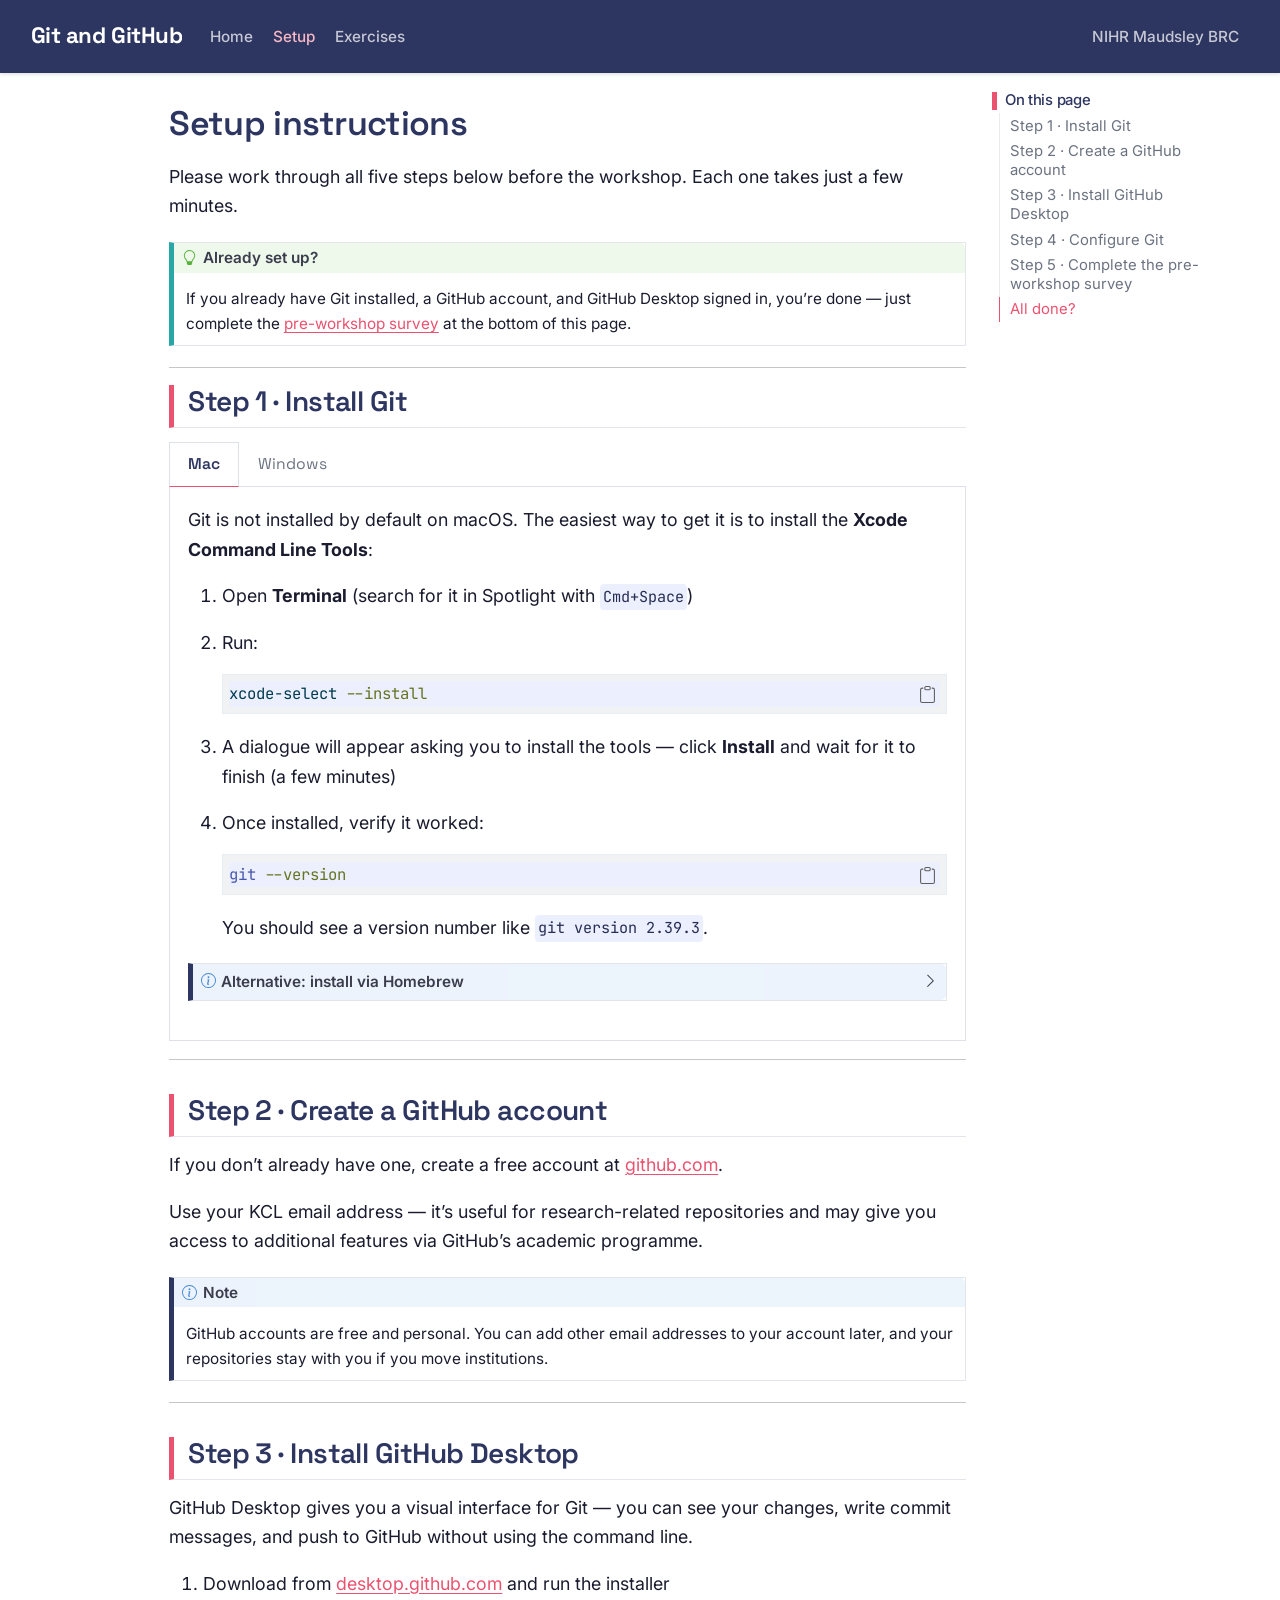
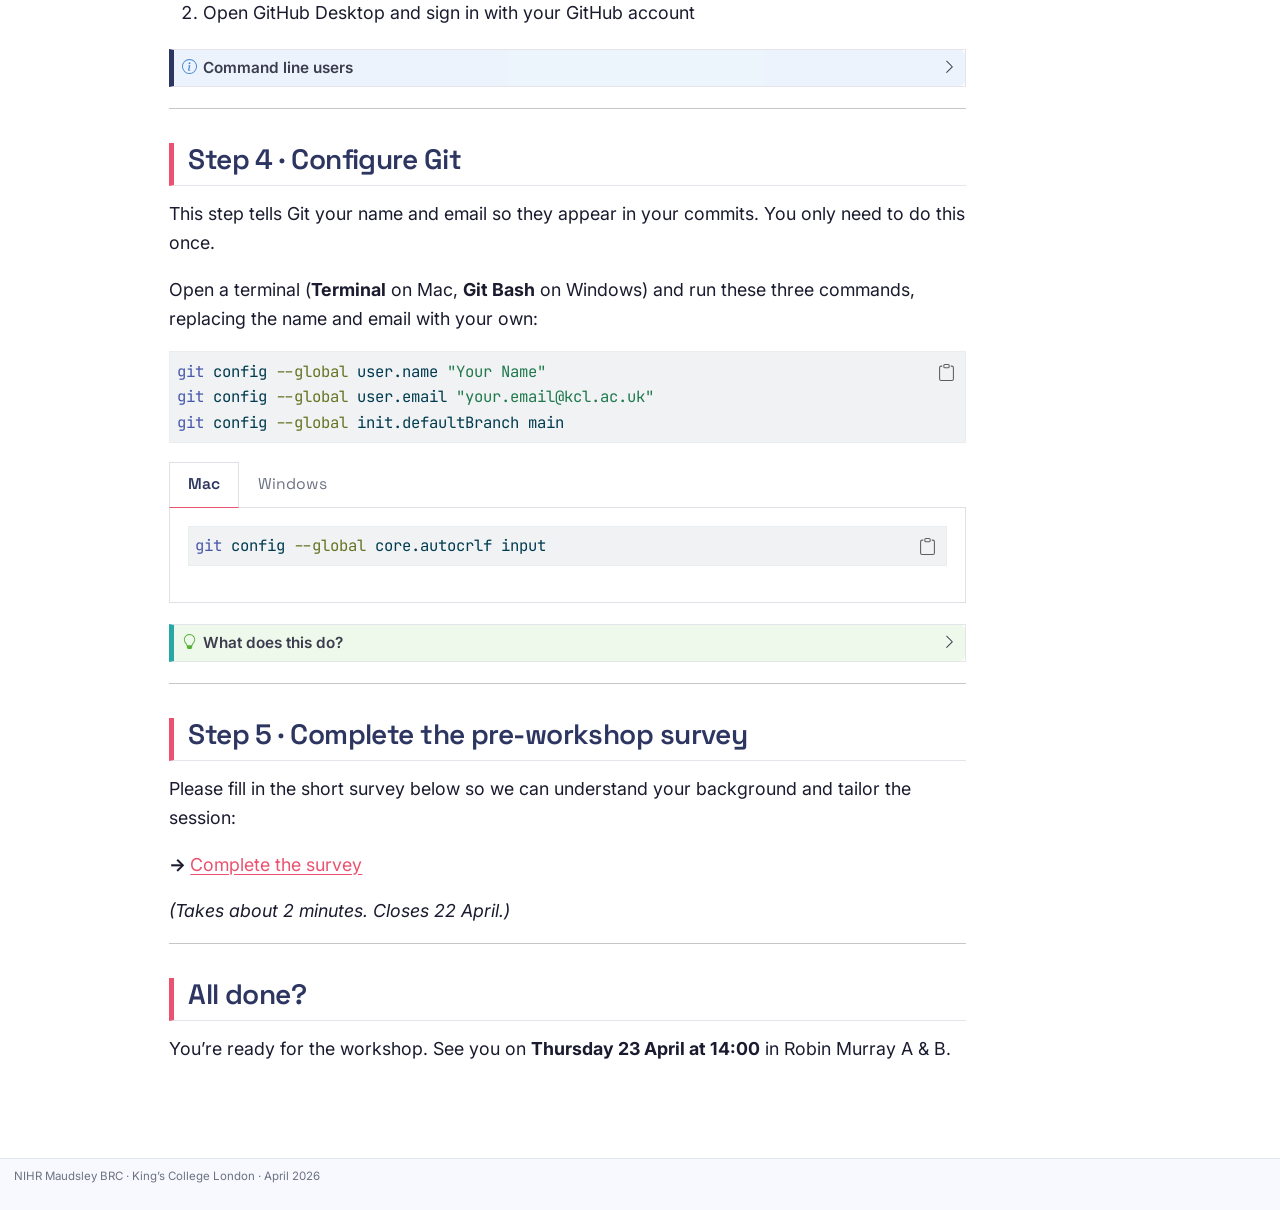
<file: setup.html>
<!DOCTYPE html>
<html xmlns="http://www.w3.org/1999/xhtml" lang="en" xml:lang="en"><head>

<meta charset="utf-8">
<meta name="generator" content="quarto-1.9.37">

<meta name="viewport" content="width=device-width, initial-scale=1.0, user-scalable=yes">


<title>Setup instructions – Git and GitHub</title>
<style>
/* Default styles provided by pandoc.
** See https://pandoc.org/MANUAL.html#variables-for-html for config info.
*/
code{white-space: pre-wrap;}
span.smallcaps{font-variant: small-caps;}
div.columns{display: flex; gap: min(4vw, 1.5em);}
div.column{flex: auto; overflow-x: auto;}
div.hanging-indent{margin-left: 1.5em; text-indent: -1.5em;}
ul.task-list{list-style: none;}
ul.task-list li input[type="checkbox"] {
  width: 0.8em;
  margin: 0 0.8em 0.2em -1em; /* quarto-specific, see https://github.com/quarto-dev/quarto-cli/issues/4556 */ 
  vertical-align: middle;
}
/* CSS for syntax highlighting */
html { -webkit-text-size-adjust: 100%; }
pre > code.sourceCode { white-space: pre; position: relative; }
pre > code.sourceCode > span { display: inline-block; line-height: 1.25; }
pre > code.sourceCode > span:empty { height: 1.2em; }
.sourceCode { overflow: visible; }
code.sourceCode > span { color: inherit; text-decoration: inherit; }
div.sourceCode { margin: 1em 0; }
pre.sourceCode { margin: 0; }
@media screen {
div.sourceCode { overflow: auto; }
}
@media print {
pre > code.sourceCode { white-space: pre-wrap; }
pre > code.sourceCode > span { text-indent: -5em; padding-left: 5em; }
}
pre.numberSource code
  { counter-reset: source-line 0; }
pre.numberSource code > span
  { position: relative; left: -4em; counter-increment: source-line; }
pre.numberSource code > span > a:first-child::before
  { content: counter(source-line);
    position: relative; left: -1em; text-align: right; vertical-align: baseline;
    border: none; display: inline-block;
    -webkit-touch-callout: none; -webkit-user-select: none;
    -khtml-user-select: none; -moz-user-select: none;
    -ms-user-select: none; user-select: none;
    padding: 0 4px; width: 4em;
  }
pre.numberSource { margin-left: 3em;  padding-left: 4px; }
div.sourceCode
  {   }
@media screen {
pre > code.sourceCode > span > a:first-child::before { text-decoration: underline; }
}
</style>


<script src="site_libs/quarto-nav/quarto-nav.js"></script>
<script src="site_libs/quarto-nav/headroom.min.js"></script>
<script src="site_libs/clipboard/clipboard.min.js"></script>
<script src="site_libs/quarto-search/autocomplete.umd.js"></script>
<script src="site_libs/quarto-search/fuse.min.js"></script>
<script src="site_libs/quarto-search/quarto-search.js"></script>
<meta name="quarto:offset" content="./">
<script src="site_libs/quarto-html/quarto.js" type="module"></script>
<script src="site_libs/quarto-html/tabsets/tabsets.js" type="module"></script>
<script src="site_libs/quarto-html/popper.min.js"></script>
<script src="site_libs/quarto-html/tippy.umd.min.js"></script>
<script src="site_libs/quarto-html/anchor.min.js"></script>
<link href="site_libs/quarto-html/tippy.css" rel="stylesheet">
<link href="site_libs/quarto-html/quarto-syntax-highlighting-7fde21fbbed941212ff23fc867eda995.css" rel="stylesheet" id="quarto-text-highlighting-styles">
<script src="site_libs/bootstrap/bootstrap.min.js"></script>
<link href="site_libs/bootstrap/bootstrap-icons.css" rel="stylesheet">
<link href="site_libs/bootstrap/bootstrap-53d6c29dcf2f79cc6dfaacf0dc2dd3c2.min.css" rel="stylesheet" append-hash="true" id="quarto-bootstrap" data-mode="light">
<script id="quarto-search-options" type="application/json">{
  "location": "navbar",
  "copy-button": false,
  "collapse-after": 3,
  "panel-placement": "end",
  "type": "overlay",
  "limit": 50,
  "keyboard-shortcut": [
    "f",
    "/",
    "s"
  ],
  "show-item-context": false,
  "language": {
    "search-no-results-text": "No results",
    "search-matching-documents-text": "matching documents",
    "search-copy-link-title": "Copy link to search",
    "search-hide-matches-text": "Hide additional matches",
    "search-more-match-text": "more match in this document",
    "search-more-matches-text": "more matches in this document",
    "search-clear-button-title": "Clear",
    "search-text-placeholder": "",
    "search-detached-cancel-button-title": "Cancel",
    "search-submit-button-title": "Submit",
    "search-label": "Search"
  }
}</script>


</head>

<body class="nav-fixed quarto-light">

<div id="quarto-search-results"></div>
  <header id="quarto-header" class="headroom fixed-top">
    <nav class="navbar navbar-expand-lg " data-bs-theme="dark">
      <div class="navbar-container container-fluid">
      <div class="navbar-brand-container mx-auto">
    <a class="navbar-brand" href="./index.html">
    <span class="navbar-title">Git and GitHub</span>
    </a>
  </div>
          <button class="navbar-toggler" type="button" data-bs-toggle="collapse" data-bs-target="#navbarCollapse" aria-controls="navbarCollapse" role="menu" aria-expanded="false" aria-label="Toggle navigation" onclick="if (window.quartoToggleHeadroom) { window.quartoToggleHeadroom(); }">
  <span class="navbar-toggler-icon"></span>
</button>
          <div class="collapse navbar-collapse" id="navbarCollapse">
            <ul class="navbar-nav navbar-nav-scroll me-auto">
  <li class="nav-item">
    <a class="nav-link" href="./index.html"> 
<span class="menu-text">Home</span></a>
  </li>  
  <li class="nav-item">
    <a class="nav-link active" href="./setup.html" aria-current="page"> 
<span class="menu-text">Setup</span></a>
  </li>  
  <li class="nav-item">
    <a class="nav-link" href="./exercises.html"> 
<span class="menu-text">Exercises</span></a>
  </li>  
</ul>
            <ul class="navbar-nav navbar-nav-scroll ms-auto">
  <li class="nav-item">
    <a class="nav-link" href="https://www.maudsleybrc.nihr.ac.uk"> 
<span class="menu-text">NIHR Maudsley BRC</span></a>
  </li>  
</ul>
          </div> <!-- /navcollapse -->
            <div class="quarto-navbar-tools">
</div>
      </div> <!-- /container-fluid -->
    </nav>
</header>
<!-- content -->
<div id="quarto-content" class="quarto-container page-columns page-rows-contents page-layout-article page-navbar">
<!-- sidebar -->
<!-- margin-sidebar -->
    <div id="quarto-margin-sidebar" class="sidebar margin-sidebar">
        <nav id="TOC" role="doc-toc" class="toc-active">
    <h2 id="toc-title">On this page</h2>
   
  <ul>
  <li><a href="#install-git" id="toc-install-git" class="nav-link active" data-scroll-target="#install-git">Step 1 · Install Git</a></li>
  <li><a href="#github-account" id="toc-github-account" class="nav-link" data-scroll-target="#github-account">Step 2 · Create a GitHub account</a></li>
  <li><a href="#github-desktop" id="toc-github-desktop" class="nav-link" data-scroll-target="#github-desktop">Step 3 · Install GitHub Desktop</a></li>
  <li><a href="#configure-git" id="toc-configure-git" class="nav-link" data-scroll-target="#configure-git">Step 4 · Configure Git</a></li>
  <li><a href="#survey" id="toc-survey" class="nav-link" data-scroll-target="#survey">Step 5 · Complete the pre-workshop survey</a></li>
  <li><a href="#all-done" id="toc-all-done" class="nav-link" data-scroll-target="#all-done">All done?</a></li>
  </ul>
</nav>
    </div>
<!-- main -->
<main class="content" id="quarto-document-content">

<header id="title-block-header" class="quarto-title-block default">
<div class="quarto-title">
<h1 class="title">Setup instructions</h1>
</div>



<div class="quarto-title-meta">

    
  
    
  </div>
  


</header>


<p>Please work through all five steps below before the workshop. Each one takes just a few minutes.</p>
<div class="callout callout-style-default callout-tip callout-titled">
<div class="callout-header d-flex align-content-center">
<div class="callout-icon-container">
<i class="callout-icon"></i>
</div>
<div class="callout-title-container flex-fill">
<span class="screen-reader-only">Tip</span>Already set up?
</div>
</div>
<div class="callout-body-container callout-body">
<p>If you already have Git installed, a GitHub account, and GitHub Desktop signed in, you’re done — just complete the <a href="#survey">pre-workshop survey</a> at the bottom of this page.</p>
</div>
</div>
<hr>
<section id="install-git" class="level2">
<h2 class="anchored" data-anchor-id="install-git">Step 1 · Install Git</h2>
<div class="tabset-margin-container"></div><div class="panel-tabset">
<ul class="nav nav-tabs" role="tablist"><li class="nav-item" role="presentation"><a class="nav-link active" id="tabset-1-1-tab" data-bs-toggle="tab" data-bs-target="#tabset-1-1" role="tab" aria-controls="tabset-1-1" aria-selected="true" href="">Mac</a></li><li class="nav-item" role="presentation"><a class="nav-link" id="tabset-1-2-tab" data-bs-toggle="tab" data-bs-target="#tabset-1-2" role="tab" aria-controls="tabset-1-2" aria-selected="false" href="">Windows</a></li></ul>
<div class="tab-content">
<div id="tabset-1-1" class="tab-pane active" role="tabpanel" aria-labelledby="tabset-1-1-tab">
<p>Git is not installed by default on macOS. The easiest way to get it is to install the <strong>Xcode Command Line Tools</strong>:</p>
<ol type="1">
<li><p>Open <strong>Terminal</strong> (search for it in Spotlight with <code>Cmd+Space</code>)</p></li>
<li><p>Run:</p>
<div class="code-copy-outer-scaffold"><div class="sourceCode" id="cb1"><pre class="sourceCode bash code-with-copy"><code class="sourceCode bash"><span id="cb1-1"><a href="#cb1-1" aria-hidden="true" tabindex="-1"></a><span class="ex">xcode-select</span> <span class="at">--install</span></span></code></pre></div><button title="Copy to Clipboard" class="code-copy-button"><i class="bi"></i></button></div></li>
<li><p>A dialogue will appear asking you to install the tools — click <strong>Install</strong> and wait for it to finish (a few minutes)</p></li>
<li><p>Once installed, verify it worked:</p>
<div class="code-copy-outer-scaffold"><div class="sourceCode" id="cb2"><pre class="sourceCode bash code-with-copy"><code class="sourceCode bash"><span id="cb2-1"><a href="#cb2-1" aria-hidden="true" tabindex="-1"></a><span class="fu">git</span> <span class="at">--version</span></span></code></pre></div><button title="Copy to Clipboard" class="code-copy-button"><i class="bi"></i></button></div>
<p>You should see a version number like <code>git version 2.39.3</code>.</p></li>
</ol>
<div class="callout callout-style-default callout-note callout-titled">
<div class="callout-header d-flex align-content-center collapsed" data-bs-toggle="collapse" data-bs-target=".callout-2-contents" aria-controls="callout-2" aria-expanded="false" aria-label="Toggle callout">
<div class="callout-icon-container">
<i class="callout-icon"></i>
</div>
<div class="callout-title-container flex-fill">
<span class="screen-reader-only">Note</span>Alternative: install via Homebrew
</div>
<div class="callout-btn-toggle d-inline-block border-0 py-1 ps-1 pe-0 float-end"><i class="callout-toggle"></i></div>
</div>
<div id="callout-2" class="callout-2-contents callout-collapse collapse">
<div class="callout-body-container callout-body">
<p><a href="https://brew.sh">Homebrew</a> is a package manager for macOS that makes installing developer tools straightforward. If you already have it, run:</p>
<div class="code-copy-outer-scaffold"><div class="sourceCode" id="cb3"><pre class="sourceCode bash code-with-copy"><code class="sourceCode bash"><span id="cb3-1"><a href="#cb3-1" aria-hidden="true" tabindex="-1"></a><span class="ex">brew</span> install git</span></code></pre></div><button title="Copy to Clipboard" class="code-copy-button"><i class="bi"></i></button></div>
<p>If you don’t have Homebrew yet, install it first from <a href="https://brew.sh">brew.sh</a>, then run the command above.</p>
</div>
</div>
</div>
</div>
<div id="tabset-1-2" class="tab-pane" role="tabpanel" aria-labelledby="tabset-1-2-tab">
<p><strong>On a KCL laptop?</strong> Open the <strong>KCL Software Center</strong> and install both of these:</p>
<ul style="list-style:none; padding-left:0; margin-bottom:0.8em;">
<li style="margin-bottom:0.4em;">
<img src="images/software-center-git.png" width="52" style="vertical-align:middle; margin-right:0.6em;"> <strong>Git (x64)</strong>
</li>
<li>
<img src="images/software-center-github-desktop.png" width="52" style="vertical-align:middle; margin-right:0.6em;"> <strong>GitHub Desktop</strong>
</li>
</ul>
<p>Installing both here means you can skip Step 3 below.</p>
<p><strong>On a personal device?</strong></p>
<ol type="1">
<li>Download <strong>Git for Windows</strong> from <a href="https://git-scm.com/download/win">git-scm.com/download/win</a></li>
<li>Run the installer. The default settings are fine — click through and accept them.</li>
<li>This installs both Git and <strong>Git Bash</strong> (a terminal for running Git commands on Windows).</li>
</ol>
<p>Whichever route you took, verify it worked: open <strong>Git Bash</strong> (search for it in the Start menu) and run:</p>
<div class="code-copy-outer-scaffold"><div class="sourceCode" id="cb4"><pre class="sourceCode bash code-with-copy"><code class="sourceCode bash"><span id="cb4-1"><a href="#cb4-1" aria-hidden="true" tabindex="-1"></a><span class="fu">git</span> <span class="at">--version</span></span></code></pre></div><button title="Copy to Clipboard" class="code-copy-button"><i class="bi"></i></button></div>
</div>
</div>
</div>
<hr>
</section>
<section id="github-account" class="level2">
<h2 class="anchored" data-anchor-id="github-account">Step 2 · Create a GitHub account</h2>
<p>If you don’t already have one, create a free account at <a href="https://github.com">github.com</a>.</p>
<p>Use your KCL email address — it’s useful for research-related repositories and may give you access to additional features via GitHub’s academic programme.</p>
<div class="callout callout-style-default callout-note callout-titled">
<div class="callout-header d-flex align-content-center">
<div class="callout-icon-container">
<i class="callout-icon"></i>
</div>
<div class="callout-title-container flex-fill">
Note
</div>
</div>
<div class="callout-body-container callout-body">
<p>GitHub accounts are free and personal. You can add other email addresses to your account later, and your repositories stay with you if you move institutions.</p>
</div>
</div>
<hr>
</section>
<section id="github-desktop" class="level2">
<h2 class="anchored" data-anchor-id="github-desktop">Step 3 · Install GitHub Desktop</h2>
<p>GitHub Desktop gives you a visual interface for Git — you can see your changes, write commit messages, and push to GitHub without using the command line.</p>
<ol type="1">
<li>Download from <a href="https://desktop.github.com">desktop.github.com</a> and run the installer</li>
<li>Open GitHub Desktop and sign in with your GitHub account</li>
</ol>
<div class="callout callout-style-default callout-note callout-titled">
<div class="callout-header d-flex align-content-center collapsed" data-bs-toggle="collapse" data-bs-target=".callout-4-contents" aria-controls="callout-4" aria-expanded="false" aria-label="Toggle callout">
<div class="callout-icon-container">
<i class="callout-icon"></i>
</div>
<div class="callout-title-container flex-fill">
<span class="screen-reader-only">Note</span>Command line users
</div>
<div class="callout-btn-toggle d-inline-block border-0 py-1 ps-1 pe-0 float-end"><i class="callout-toggle"></i></div>
</div>
<div id="callout-4" class="callout-4-contents callout-collapse collapse">
<div class="callout-body-container callout-body">
<p>If you’re comfortable in the terminal and prefer to use Git from the command line, that’s fine — both paths are covered in the exercises. If you plan to follow the command-line route in the exercises, install the <strong>GitHub CLI</strong> (<code>gh</code>) as well, because we’ll use it for GitHub authentication:</p>
<ul>
<li>Mac: <code>brew install gh</code></li>
<li>Windows: download from <a href="https://cli.github.com">cli.github.com</a></li>
</ul>
<p>Then run <code>gh auth login</code> to authenticate Git and GitHub on your machine.</p>
</div>
</div>
</div>
<hr>
</section>
<section id="configure-git" class="level2">
<h2 class="anchored" data-anchor-id="configure-git">Step 4 · Configure Git</h2>
<p>This step tells Git your name and email so they appear in your commits. You only need to do this once.</p>
<p>Open a terminal (<strong>Terminal</strong> on Mac, <strong>Git Bash</strong> on Windows) and run these three commands, replacing the name and email with your own:</p>
<div class="code-copy-outer-scaffold"><div class="sourceCode" id="cb5"><pre class="sourceCode bash code-with-copy"><code class="sourceCode bash"><span id="cb5-1"><a href="#cb5-1" aria-hidden="true" tabindex="-1"></a><span class="fu">git</span> config <span class="at">--global</span> user.name <span class="st">"Your Name"</span></span>
<span id="cb5-2"><a href="#cb5-2" aria-hidden="true" tabindex="-1"></a><span class="fu">git</span> config <span class="at">--global</span> user.email <span class="st">"your.email@kcl.ac.uk"</span></span>
<span id="cb5-3"><a href="#cb5-3" aria-hidden="true" tabindex="-1"></a><span class="fu">git</span> config <span class="at">--global</span> init.defaultBranch main</span></code></pre></div><button title="Copy to Clipboard" class="code-copy-button"><i class="bi"></i></button></div>
<div class="tabset-margin-container"></div><div class="panel-tabset">
<ul class="nav nav-tabs" role="tablist"><li class="nav-item" role="presentation"><a class="nav-link active" id="tabset-2-1-tab" data-bs-toggle="tab" data-bs-target="#tabset-2-1" role="tab" aria-controls="tabset-2-1" aria-selected="true" href="">Mac</a></li><li class="nav-item" role="presentation"><a class="nav-link" id="tabset-2-2-tab" data-bs-toggle="tab" data-bs-target="#tabset-2-2" role="tab" aria-controls="tabset-2-2" aria-selected="false" href="">Windows</a></li></ul>
<div class="tab-content">
<div id="tabset-2-1" class="tab-pane active" role="tabpanel" aria-labelledby="tabset-2-1-tab">
<div class="code-copy-outer-scaffold"><div class="sourceCode" id="cb6"><pre class="sourceCode bash code-with-copy"><code class="sourceCode bash"><span id="cb6-1"><a href="#cb6-1" aria-hidden="true" tabindex="-1"></a><span class="fu">git</span> config <span class="at">--global</span> core.autocrlf input</span></code></pre></div><button title="Copy to Clipboard" class="code-copy-button"><i class="bi"></i></button></div>
</div>
<div id="tabset-2-2" class="tab-pane" role="tabpanel" aria-labelledby="tabset-2-2-tab">
<div class="code-copy-outer-scaffold"><div class="sourceCode" id="cb7"><pre class="sourceCode bash code-with-copy"><code class="sourceCode bash"><span id="cb7-1"><a href="#cb7-1" aria-hidden="true" tabindex="-1"></a><span class="fu">git</span> config <span class="at">--global</span> core.autocrlf true</span></code></pre></div><button title="Copy to Clipboard" class="code-copy-button"><i class="bi"></i></button></div>
</div>
</div>
</div>
<div class="callout callout-style-default callout-tip callout-titled">
<div class="callout-header d-flex align-content-center collapsed" data-bs-toggle="collapse" data-bs-target=".callout-5-contents" aria-controls="callout-5" aria-expanded="false" aria-label="Toggle callout">
<div class="callout-icon-container">
<i class="callout-icon"></i>
</div>
<div class="callout-title-container flex-fill">
<span class="screen-reader-only">Tip</span>What does this do?
</div>
<div class="callout-btn-toggle d-inline-block border-0 py-1 ps-1 pe-0 float-end"><i class="callout-toggle"></i></div>
</div>
<div id="callout-5" class="callout-5-contents callout-collapse collapse">
<div class="callout-body-container callout-body">
<ul>
<li><code>user.name</code> and <code>user.email</code> — attached to every commit you make, so collaborators know who made each change</li>
<li><code>init.defaultBranch main</code> — new repositories will use <code>main</code> as the default branch name (the modern convention)</li>
<li><code>core.autocrlf</code> — handles line endings correctly between Mac and Windows (avoids spurious file changes)</li>
</ul>
<p>These settings are stored in a file called <code>.gitconfig</code> in your home folder:</p>
<ul>
<li><strong>Mac/Linux:</strong> <code>~/.gitconfig</code></li>
<li><strong>Windows:</strong> <code>C:\Users\YourName\.gitconfig</code></li>
</ul>
</div>
</div>
</div>
<hr>
</section>
<section id="survey" class="level2">
<h2 class="anchored" data-anchor-id="survey">Step 5 · Complete the pre-workshop survey</h2>
<p>Please fill in the short survey below so we can understand your background and tailor the session:</p>
<p><strong>→ <a href="https://www.menti.com/alzqc39oxjan">Complete the survey</a></strong></p>
<p><em>(Takes about 2 minutes. Closes 22 April.)</em></p>
<hr>
</section>
<section id="all-done" class="level2">
<h2 class="anchored" data-anchor-id="all-done">All done?</h2>
<p>You’re ready for the workshop. See you on <strong>Thursday 23 April at 14:00</strong> in Robin Murray A &amp; B.</p>


</section>

</main> <!-- /main -->
<script id="quarto-html-after-body" type="application/javascript">
  window.document.addEventListener("DOMContentLoaded", function (event) {
    const icon = "";
    const anchorJS = new window.AnchorJS();
    anchorJS.options = {
      placement: 'right',
      icon: icon
    };
    anchorJS.add('.anchored');
    const isCodeAnnotation = (el) => {
      for (const clz of el.classList) {
        if (clz.startsWith('code-annotation-')) {                     
          return true;
        }
      }
      return false;
    }
    const onCopySuccess = function(e) {
      // button target
      const button = e.trigger;
      // don't keep focus
      button.blur();
      // flash "checked"
      button.classList.add('code-copy-button-checked');
      var currentTitle = button.getAttribute("title");
      button.setAttribute("title", "Copied!");
      let tooltip;
      if (window.bootstrap) {
        button.setAttribute("data-bs-toggle", "tooltip");
        button.setAttribute("data-bs-placement", "left");
        button.setAttribute("data-bs-title", "Copied!");
        tooltip = new bootstrap.Tooltip(button, 
          { trigger: "manual", 
            customClass: "code-copy-button-tooltip",
            offset: [0, -8]});
        tooltip.show();    
      }
      setTimeout(function() {
        if (tooltip) {
          tooltip.hide();
          button.removeAttribute("data-bs-title");
          button.removeAttribute("data-bs-toggle");
          button.removeAttribute("data-bs-placement");
        }
        button.setAttribute("title", currentTitle);
        button.classList.remove('code-copy-button-checked');
      }, 1000);
      // clear code selection
      e.clearSelection();
    }
    const getTextToCopy = function(trigger) {
      const outerScaffold = trigger.parentElement.cloneNode(true);
      const codeEl = outerScaffold.querySelector('code');
      for (const childEl of codeEl.children) {
        if (isCodeAnnotation(childEl)) {
          childEl.remove();
        }
      }
      return codeEl.innerText;
    }
    const clipboard = new window.ClipboardJS('.code-copy-button:not([data-in-quarto-modal])', {
      text: getTextToCopy
    });
    clipboard.on('success', onCopySuccess);
    if (window.document.getElementById('quarto-embedded-source-code-modal')) {
      const clipboardModal = new window.ClipboardJS('.code-copy-button[data-in-quarto-modal]', {
        text: getTextToCopy,
        container: window.document.getElementById('quarto-embedded-source-code-modal')
      });
      clipboardModal.on('success', onCopySuccess);
    }
      var localhostRegex = new RegExp(/^(?:http|https):\/\/localhost\:?[0-9]*\//);
      var mailtoRegex = new RegExp(/^mailto:/);
        var filterRegex = new RegExp("https:\/\/ewancarr\.github\.io\/brc-git-workshop-2026\/");
      var isInternal = (href) => {
          return filterRegex.test(href) || localhostRegex.test(href) || mailtoRegex.test(href);
      }
      // Inspect non-navigation links and adorn them if external
     var links = window.document.querySelectorAll('a[href]:not(.nav-link):not(.navbar-brand):not(.toc-action):not(.sidebar-link):not(.sidebar-item-toggle):not(.pagination-link):not(.no-external):not([aria-hidden]):not(.dropdown-item):not(.quarto-navigation-tool):not(.about-link)');
      for (var i=0; i<links.length; i++) {
        const link = links[i];
        if (!isInternal(link.href)) {
          // undo the damage that might have been done by quarto-nav.js in the case of
          // links that we want to consider external
          if (link.dataset.originalHref !== undefined) {
            link.href = link.dataset.originalHref;
          }
        }
      }
    function tippyHover(el, contentFn, onTriggerFn, onUntriggerFn) {
      const config = {
        allowHTML: true,
        maxWidth: 500,
        delay: 100,
        arrow: false,
        appendTo: function(el) {
            return el.parentElement;
        },
        interactive: true,
        interactiveBorder: 10,
        theme: 'quarto',
        placement: 'bottom-start',
      };
      if (contentFn) {
        config.content = contentFn;
      }
      if (onTriggerFn) {
        config.onTrigger = onTriggerFn;
      }
      if (onUntriggerFn) {
        config.onUntrigger = onUntriggerFn;
      }
      window.tippy(el, config); 
    }
    const noterefs = window.document.querySelectorAll('a[role="doc-noteref"]');
    for (var i=0; i<noterefs.length; i++) {
      const ref = noterefs[i];
      tippyHover(ref, function() {
        // use id or data attribute instead here
        let href = ref.getAttribute('data-footnote-href') || ref.getAttribute('href');
        try { href = new URL(href).hash; } catch {}
        const id = href.replace(/^#\/?/, "");
        const note = window.document.getElementById(id);
        if (note) {
          return note.innerHTML;
        } else {
          return "";
        }
      });
    }
    const xrefs = window.document.querySelectorAll('a.quarto-xref');
    const processXRef = (id, note) => {
      // Strip column container classes
      const stripColumnClz = (el) => {
        el.classList.remove("page-full", "page-columns");
        if (el.children) {
          for (const child of el.children) {
            stripColumnClz(child);
          }
        }
      }
      stripColumnClz(note)
      if (id === null || id.startsWith('sec-')) {
        // Special case sections, only their first couple elements
        const container = document.createElement("div");
        if (note.children && note.children.length > 2) {
          container.appendChild(note.children[0].cloneNode(true));
          for (let i = 1; i < note.children.length; i++) {
            const child = note.children[i];
            if (child.tagName === "P" && child.innerText === "") {
              continue;
            } else {
              container.appendChild(child.cloneNode(true));
              break;
            }
          }
          if (window.Quarto?.typesetMath) {
            window.Quarto.typesetMath(container);
          }
          return container.innerHTML
        } else {
          if (window.Quarto?.typesetMath) {
            window.Quarto.typesetMath(note);
          }
          return note.innerHTML;
        }
      } else {
        // Remove any anchor links if they are present
        const anchorLink = note.querySelector('a.anchorjs-link');
        if (anchorLink) {
          anchorLink.remove();
        }
        if (window.Quarto?.typesetMath) {
          window.Quarto.typesetMath(note);
        }
        if (note.classList.contains("callout")) {
          return note.outerHTML;
        } else {
          return note.innerHTML;
        }
      }
    }
    for (var i=0; i<xrefs.length; i++) {
      const xref = xrefs[i];
      tippyHover(xref, undefined, function(instance) {
        instance.disable();
        let url = xref.getAttribute('href');
        let hash = undefined; 
        if (url.startsWith('#')) {
          hash = url;
        } else {
          try { hash = new URL(url).hash; } catch {}
        }
        if (hash) {
          const id = hash.replace(/^#\/?/, "");
          const note = window.document.getElementById(id);
          if (note !== null) {
            try {
              const html = processXRef(id, note.cloneNode(true));
              instance.setContent(html);
            } finally {
              instance.enable();
              instance.show();
            }
          } else {
            // See if we can fetch this
            fetch(url.split('#')[0])
            .then(res => res.text())
            .then(html => {
              const parser = new DOMParser();
              const htmlDoc = parser.parseFromString(html, "text/html");
              const note = htmlDoc.getElementById(id);
              if (note !== null) {
                const html = processXRef(id, note);
                instance.setContent(html);
              } 
            }).finally(() => {
              instance.enable();
              instance.show();
            });
          }
        } else {
          // See if we can fetch a full url (with no hash to target)
          // This is a special case and we should probably do some content thinning / targeting
          fetch(url)
          .then(res => res.text())
          .then(html => {
            const parser = new DOMParser();
            const htmlDoc = parser.parseFromString(html, "text/html");
            const note = htmlDoc.querySelector('main.content');
            if (note !== null) {
              // This should only happen for chapter cross references
              // (since there is no id in the URL)
              // remove the first header
              if (note.children.length > 0 && note.children[0].tagName === "HEADER") {
                note.children[0].remove();
              }
              const html = processXRef(null, note);
              instance.setContent(html);
            } 
          }).finally(() => {
            instance.enable();
            instance.show();
          });
        }
      }, function(instance) {
      });
    }
        let selectedAnnoteEl;
        const selectorForAnnotation = ( cell, annotation) => {
          let cellAttr = 'data-code-cell="' + cell + '"';
          let lineAttr = 'data-code-annotation="' +  annotation + '"';
          const selector = 'span[' + cellAttr + '][' + lineAttr + ']';
          return selector;
        }
        const selectCodeLines = (annoteEl) => {
          const doc = window.document;
          const targetCell = annoteEl.getAttribute("data-target-cell");
          const targetAnnotation = annoteEl.getAttribute("data-target-annotation");
          const annoteSpan = window.document.querySelector(selectorForAnnotation(targetCell, targetAnnotation));
          const lines = annoteSpan.getAttribute("data-code-lines").split(",");
          const lineIds = lines.map((line) => {
            return targetCell + "-" + line;
          })
          let top = null;
          let height = null;
          let parent = null;
          if (lineIds.length > 0) {
              //compute the position of the single el (top and bottom and make a div)
              const el = window.document.getElementById(lineIds[0]);
              top = el.offsetTop;
              height = el.offsetHeight;
              parent = el.parentElement.parentElement;
            if (lineIds.length > 1) {
              const lastEl = window.document.getElementById(lineIds[lineIds.length - 1]);
              const bottom = lastEl.offsetTop + lastEl.offsetHeight;
              height = bottom - top;
            }
            if (top !== null && height !== null && parent !== null) {
              // cook up a div (if necessary) and position it 
              let div = window.document.getElementById("code-annotation-line-highlight");
              if (div === null) {
                div = window.document.createElement("div");
                div.setAttribute("id", "code-annotation-line-highlight");
                div.style.position = 'absolute';
                parent.appendChild(div);
              }
              div.style.top = top - 2 + "px";
              div.style.height = height + 4 + "px";
              div.style.left = 0;
              let gutterDiv = window.document.getElementById("code-annotation-line-highlight-gutter");
              if (gutterDiv === null) {
                gutterDiv = window.document.createElement("div");
                gutterDiv.setAttribute("id", "code-annotation-line-highlight-gutter");
                gutterDiv.style.position = 'absolute';
                const codeCell = window.document.getElementById(targetCell);
                const gutter = codeCell.querySelector('.code-annotation-gutter');
                gutter.appendChild(gutterDiv);
              }
              gutterDiv.style.top = top - 2 + "px";
              gutterDiv.style.height = height + 4 + "px";
            }
            selectedAnnoteEl = annoteEl;
          }
        };
        const unselectCodeLines = () => {
          const elementsIds = ["code-annotation-line-highlight", "code-annotation-line-highlight-gutter"];
          elementsIds.forEach((elId) => {
            const div = window.document.getElementById(elId);
            if (div) {
              div.remove();
            }
          });
          selectedAnnoteEl = undefined;
        };
          // Handle positioning of the toggle
      window.addEventListener(
        "resize",
        throttle(() => {
          elRect = undefined;
          if (selectedAnnoteEl) {
            selectCodeLines(selectedAnnoteEl);
          }
        }, 10)
      );
      function throttle(fn, ms) {
      let throttle = false;
      let timer;
        return (...args) => {
          if(!throttle) { // first call gets through
              fn.apply(this, args);
              throttle = true;
          } else { // all the others get throttled
              if(timer) clearTimeout(timer); // cancel #2
              timer = setTimeout(() => {
                fn.apply(this, args);
                timer = throttle = false;
              }, ms);
          }
        };
      }
        // Attach click handler to the DT
        const annoteDls = window.document.querySelectorAll('dt[data-target-cell]');
        for (const annoteDlNode of annoteDls) {
          annoteDlNode.addEventListener('click', (event) => {
            const clickedEl = event.target;
            if (clickedEl !== selectedAnnoteEl) {
              unselectCodeLines();
              const activeEl = window.document.querySelector('dt[data-target-cell].code-annotation-active');
              if (activeEl) {
                activeEl.classList.remove('code-annotation-active');
              }
              selectCodeLines(clickedEl);
              clickedEl.classList.add('code-annotation-active');
            } else {
              // Unselect the line
              unselectCodeLines();
              clickedEl.classList.remove('code-annotation-active');
            }
          });
        }
    const findCites = (el) => {
      const parentEl = el.parentElement;
      if (parentEl) {
        const cites = parentEl.dataset.cites;
        if (cites) {
          return {
            el,
            cites: cites.split(' ')
          };
        } else {
          return findCites(el.parentElement)
        }
      } else {
        return undefined;
      }
    };
    var bibliorefs = window.document.querySelectorAll('a[role="doc-biblioref"]');
    for (var i=0; i<bibliorefs.length; i++) {
      const ref = bibliorefs[i];
      const citeInfo = findCites(ref);
      if (citeInfo) {
        tippyHover(citeInfo.el, function() {
          var popup = window.document.createElement('div');
          citeInfo.cites.forEach(function(cite) {
            var citeDiv = window.document.createElement('div');
            citeDiv.classList.add('hanging-indent');
            citeDiv.classList.add('csl-entry');
            var biblioDiv = window.document.getElementById('ref-' + cite);
            if (biblioDiv) {
              citeDiv.innerHTML = biblioDiv.innerHTML;
            }
            popup.appendChild(citeDiv);
          });
          return popup.innerHTML;
        });
      }
    }
  });
  </script>
</div> <!-- /content -->
<footer class="footer">
  <div class="nav-footer">
    <div class="nav-footer-left">
<p>NIHR Maudsley BRC · King’s College London · April 2026</p>
</div>   
    <div class="nav-footer-center">
      &nbsp;
    </div>
    <div class="nav-footer-right">
      &nbsp;
    </div>
  </div>
</footer>




</body></html>
</file>
<file: site_libs/quarto-html/tippy.css>
.tippy-box[data-animation=fade][data-state=hidden]{opacity:0}[data-tippy-root]{max-width:calc(100vw - 10px)}.tippy-box{position:relative;background-color:#333;color:#fff;border-radius:4px;font-size:14px;line-height:1.4;white-space:normal;outline:0;transition-property:transform,visibility,opacity}.tippy-box[data-placement^=top]>.tippy-arrow{bottom:0}.tippy-box[data-placement^=top]>.tippy-arrow:before{bottom:-7px;left:0;border-width:8px 8px 0;border-top-color:initial;transform-origin:center top}.tippy-box[data-placement^=bottom]>.tippy-arrow{top:0}.tippy-box[data-placement^=bottom]>.tippy-arrow:before{top:-7px;left:0;border-width:0 8px 8px;border-bottom-color:initial;transform-origin:center bottom}.tippy-box[data-placement^=left]>.tippy-arrow{right:0}.tippy-box[data-placement^=left]>.tippy-arrow:before{border-width:8px 0 8px 8px;border-left-color:initial;right:-7px;transform-origin:center left}.tippy-box[data-placement^=right]>.tippy-arrow{left:0}.tippy-box[data-placement^=right]>.tippy-arrow:before{left:-7px;border-width:8px 8px 8px 0;border-right-color:initial;transform-origin:center right}.tippy-box[data-inertia][data-state=visible]{transition-timing-function:cubic-bezier(.54,1.5,.38,1.11)}.tippy-arrow{width:16px;height:16px;color:#333}.tippy-arrow:before{content:"";position:absolute;border-color:transparent;border-style:solid}.tippy-content{position:relative;padding:5px 9px;z-index:1}
</file>
<file: site_libs/quarto-html/quarto-syntax-highlighting-7fde21fbbed941212ff23fc867eda995.css>
/* quarto syntax highlight colors */
:root {
  --quarto-hl-ot-color: #003B4F;
  --quarto-hl-at-color: #657422;
  --quarto-hl-ss-color: #20794D;
  --quarto-hl-an-color: #5E5E5E;
  --quarto-hl-fu-color: #4758AB;
  --quarto-hl-st-color: #20794D;
  --quarto-hl-cf-color: #003B4F;
  --quarto-hl-op-color: #5E5E5E;
  --quarto-hl-er-color: #AD0000;
  --quarto-hl-bn-color: #AD0000;
  --quarto-hl-al-color: #AD0000;
  --quarto-hl-va-color: #111111;
  --quarto-hl-bu-color: inherit;
  --quarto-hl-ex-color: inherit;
  --quarto-hl-pp-color: #AD0000;
  --quarto-hl-in-color: #5E5E5E;
  --quarto-hl-vs-color: #20794D;
  --quarto-hl-wa-color: #5E5E5E;
  --quarto-hl-do-color: #5E5E5E;
  --quarto-hl-im-color: #00769E;
  --quarto-hl-ch-color: #20794D;
  --quarto-hl-dt-color: #AD0000;
  --quarto-hl-fl-color: #AD0000;
  --quarto-hl-co-color: #5E5E5E;
  --quarto-hl-cv-color: #5E5E5E;
  --quarto-hl-cn-color: #8f5902;
  --quarto-hl-sc-color: #5E5E5E;
  --quarto-hl-dv-color: #AD0000;
  --quarto-hl-kw-color: #003B4F;
}

/* other quarto variables */
:root {
  --quarto-font-monospace: "JetBrains Mono", monospace;
}

/* syntax highlight based on Pandoc's rules */
pre > code.sourceCode > span {
  color: #003B4F;
}

code.sourceCode > span {
  color: #003B4F;
}

div.sourceCode,
div.sourceCode pre.sourceCode {
  color: #003B4F;
}

/* Normal */
code span {
  color: #003B4F;
}

/* Alert */
code span.al {
  color: #AD0000;
  font-style: inherit;
}

/* Annotation */
code span.an {
  color: #5E5E5E;
  font-style: inherit;
}

/* Attribute */
code span.at {
  color: #657422;
  font-style: inherit;
}

/* BaseN */
code span.bn {
  color: #AD0000;
  font-style: inherit;
}

/* BuiltIn */
code span.bu {
  font-style: inherit;
}

/* ControlFlow */
code span.cf {
  color: #003B4F;
  font-weight: bold;
  font-style: inherit;
}

/* Char */
code span.ch {
  color: #20794D;
  font-style: inherit;
}

/* Constant */
code span.cn {
  color: #8f5902;
  font-style: inherit;
}

/* Comment */
code span.co {
  color: #5E5E5E;
  font-style: inherit;
}

/* CommentVar */
code span.cv {
  color: #5E5E5E;
  font-style: italic;
}

/* Documentation */
code span.do {
  color: #5E5E5E;
  font-style: italic;
}

/* DataType */
code span.dt {
  color: #AD0000;
  font-style: inherit;
}

/* DecVal */
code span.dv {
  color: #AD0000;
  font-style: inherit;
}

/* Error */
code span.er {
  color: #AD0000;
  font-style: inherit;
}

/* Extension */
code span.ex {
  font-style: inherit;
}

/* Float */
code span.fl {
  color: #AD0000;
  font-style: inherit;
}

/* Function */
code span.fu {
  color: #4758AB;
  font-style: inherit;
}

/* Import */
code span.im {
  color: #00769E;
  font-style: inherit;
}

/* Information */
code span.in {
  color: #5E5E5E;
  font-style: inherit;
}

/* Keyword */
code span.kw {
  color: #003B4F;
  font-weight: bold;
  font-style: inherit;
}

/* Operator */
code span.op {
  color: #5E5E5E;
  font-style: inherit;
}

/* Other */
code span.ot {
  color: #003B4F;
  font-style: inherit;
}

/* Preprocessor */
code span.pp {
  color: #AD0000;
  font-style: inherit;
}

/* SpecialChar */
code span.sc {
  color: #5E5E5E;
  font-style: inherit;
}

/* SpecialString */
code span.ss {
  color: #20794D;
  font-style: inherit;
}

/* String */
code span.st {
  color: #20794D;
  font-style: inherit;
}

/* Variable */
code span.va {
  color: #111111;
  font-style: inherit;
}

/* VerbatimString */
code span.vs {
  color: #20794D;
  font-style: inherit;
}

/* Warning */
code span.wa {
  color: #5E5E5E;
  font-style: italic;
}

.prevent-inlining {
  content: "</";
}

/*# sourceMappingURL=b602e5cab2f0c94425d0e9e4b5df6f50.css.map */
</file>
